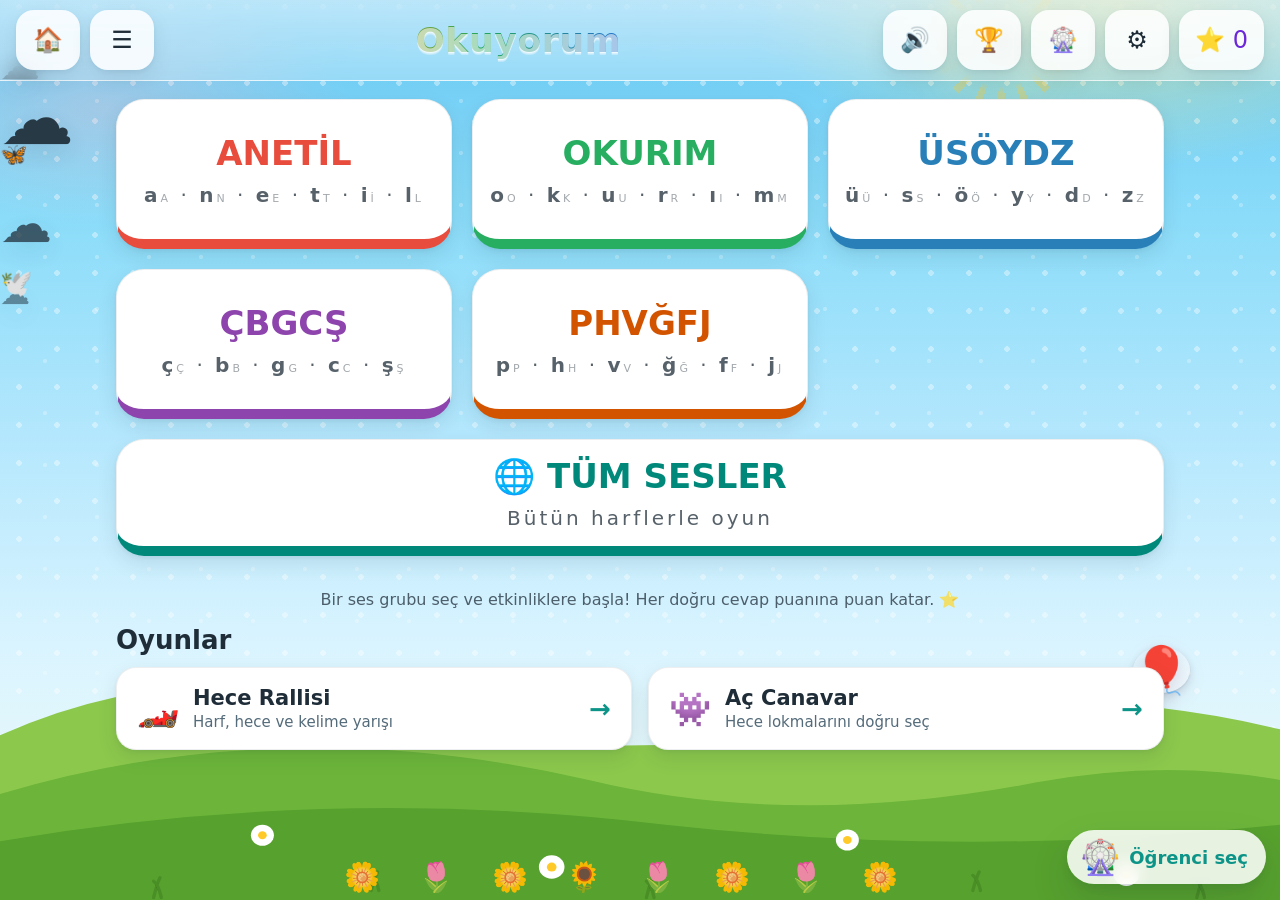
<file: index.html>
<!DOCTYPE html>
<html lang="tr">
<head>
<meta charset="utf-8">
<meta name="viewport" content="width=device-width, initial-scale=1">
<meta name="theme-color" content="#7ec8ff">
<title>Hece Parkı — Okuyorum</title>
<meta http-equiv="refresh" content="0; url=uygulama/index.html">
<link rel="canonical" href="uygulama/index.html">
<style>
  :root{--koyu:#234d63;--yesil:#1f7a4d;--sari:#f4b400}
  *{box-sizing:border-box}
  html,body{min-height:100%}
  body{margin:0;padding:24px;display:grid;place-items:center;font-family:var(--dik-temel,"TTKB Dik Temel Abece","Segoe UI",Verdana,sans-serif);color:var(--koyu);background:linear-gradient(180deg,#7ec8ff 0%,#a8e6ff 45%,#d8f7c9 55%,#7ed957 100%)}
  main{width:min(560px,100%);padding:clamp(24px,5vw,40px);text-align:center;background:#fff;border-radius:28px;box-shadow:0 18px 40px rgba(20,60,90,.18)}
  .simge{font-size:clamp(48px,10vw,72px);line-height:1}
  h1{font-size:clamp(26px,6vw,40px);margin:10px 0 8px}
  p{font-size:clamp(17px,2.6vw,20px);line-height:1.55;margin:0 auto 18px;max-width:40ch}
  a{display:inline-block;padding:14px 26px;border-radius:999px;background:var(--yesil);color:#fff;text-decoration:none;font-weight:700;font-size:19px}
  a:focus-visible{outline:4px solid var(--sari);outline-offset:4px}
</style>
</head>
<body>
  <main>
    <div class="simge" aria-hidden="true">🎓</div>
    <h1>Okuyorum’a yönlendiriliyorsunuz</h1>
    <p>Hece Parkı’nın ana uygulaması öğretmen uygulamasıdır. Otomatik açılmazsa aşağıdaki bağlantıyı kullanın.</p>
    <a href="uygulama/index.html">🎓 Okuyorum’u aç</a>
  </main>
  <script>location.replace("uygulama/index.html");</script>
</body>
</html>
</file>
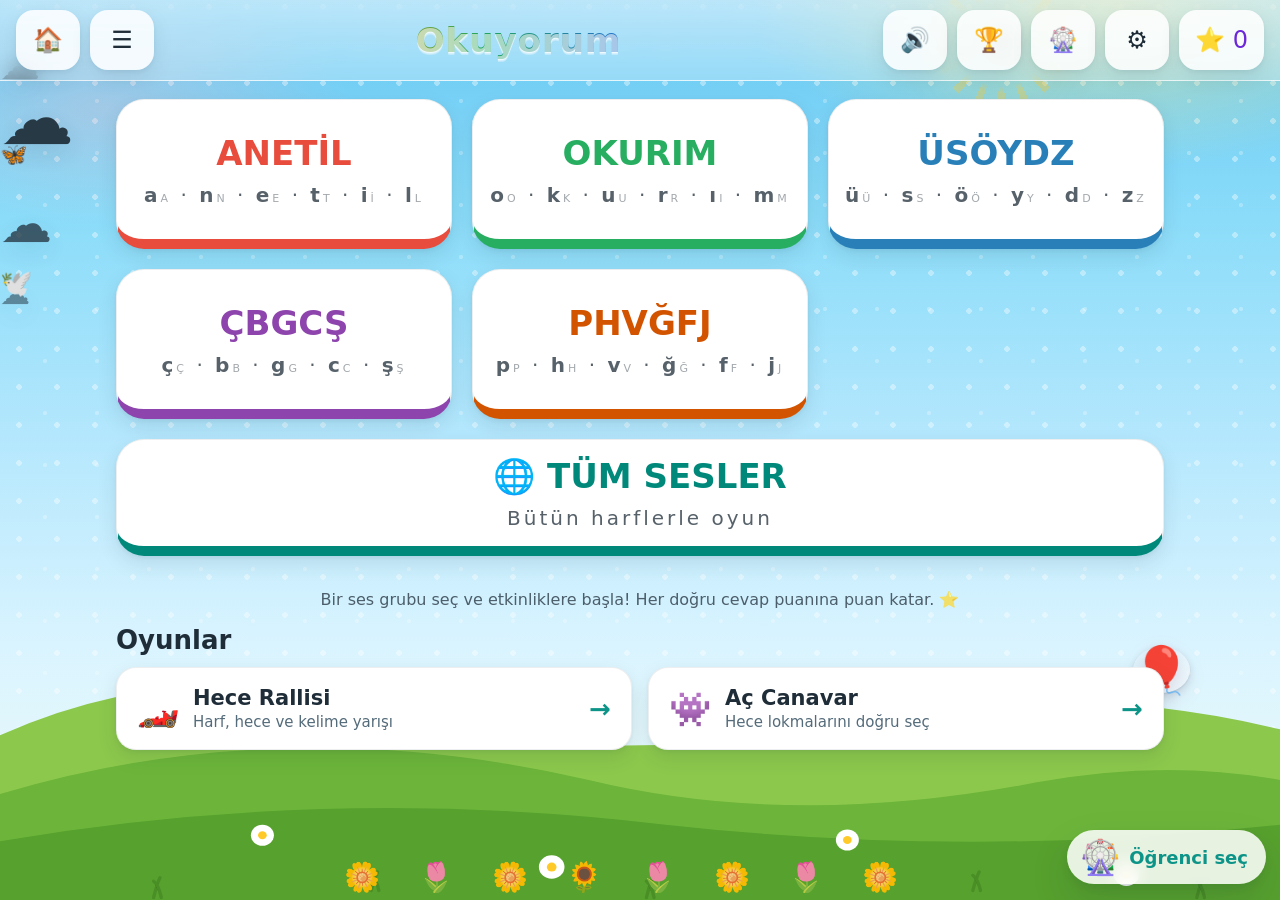
<file: uygulama/index.html>
<!DOCTYPE html>
<html lang="tr">
<head>
<meta charset="utf-8">
<meta name="viewport" content="width=device-width, initial-scale=1">
<title>Okuyorum — İlk Okuma Yazma Oyunları</title>
<link rel="stylesheet" href="../assets/font.css">
<link rel="stylesheet" href="css/stil.css">
</head>
<body>
<div id="hata" role="alert"></div>
<div id="duyuru" class="sr-only" aria-live="polite" aria-atomic="true"></div>
<script>
window.addEventListener("error",function(e){ var h=document.getElementById("hata"); if(h) h.textContent=(e.message||"hata"); });
</script>
<header id="ustbar">
  <button id="btnEv" class="uic" aria-label="Ana ekran">🏠</button>
  <button id="btnMenu" class="uic" aria-label="Menü">☰</button>
  <div id="baslik">Okuyorum</div>
  <button id="btnSes" class="uic" aria-label="Sesi aç veya kapat">🔊</button>
  <button id="btnTablo" class="uic" aria-label="Sınıf puan tablosu" title="Sınıf puan tablosu">🏆</button>
  <button id="btnOgr" class="uic" aria-label="Öğrenci seç (çarkıfelek)" title="Öğrenci seç (çarkıfelek)">🎡</button>
  <button id="btnYonet" class="uic" aria-label="Öğretmen paneli">⚙️</button>
  <div id="puanChip" class="uic" aria-live="polite">🐰 0</div>
</header>
<main id="main"></main>
<button id="btnOgrFab" class="carkSabiti" aria-label="Öğrenci seç (çarkıfelek)" title="Öğrenci seç (çarkıfelek)"><b>🎡</b><span>Öğrenci seç</span></button>
<div id="dekor" aria-hidden="true">
  <div class="gunes"><i></i><span>☀️</span></div>
  <div class="bulut b1">☁️</div>
  <div class="bulut b2">☁️</div>
  <div class="bulut b3">☁️</div>
  <div class="bulut b4">☁️</div>
  <div class="balon m1">🎈</div>
  <div class="balon m2">🎈</div>
  <div class="kus k1">🕊️</div>
  <div class="kus k2">🦋</div>
  <div class="agac t1">🌳</div>
  <div class="agac t2">🌳</div>
  <svg class="tepe" viewBox="0 0 1000 260" preserveAspectRatio="none">
    <path d="M0,120 Q160,42 340,105 Q470,150 640,110 Q830,70 1000,115 L1000,260 L0,260 Z" fill="#8cc84c"/>
    <path d="M0,170 Q220,98 460,158 Q620,200 810,160 Q910,140 1000,158 L1000,260 L0,260 Z" fill="#6cb53a"/>
    <path d="M0,210 Q260,162 520,196 Q760,225 1000,196 L1000,260 L0,260 Z" fill="#57a12e"/>
    <ellipse cx="205" cy="205" rx="9" ry="9" fill="#fff" /><circle cx="205" cy="205" r="3.4" fill="#ffca28"/>
    <ellipse cx="431" cy="232" rx="10" ry="10" fill="#fff"/><circle cx="431" cy="232" r="3.8" fill="#ffca28"/>
    <ellipse cx="662" cy="209" rx="9" ry="9" fill="#fff"/><circle cx="662" cy="209" r="3.4" fill="#ffca28"/>
    <ellipse cx="880" cy="238" rx="10" ry="10" fill="#fff"/><circle cx="880" cy="238" r="3.8" fill="#ffca28"/>
    <g stroke="#3e7d1f" stroke-width="2.6" stroke-linecap="round" opacity=".5">
      <path d="M120,258 q3,-13 5,-17"/><path d="M126,258 q-2,-11 -6,-14"/>
      <path d="M290,252 q3,-12 5,-16"/><path d="M296,252 q-2,-10 -6,-13"/>
      <path d="M505,258 q3,-13 5,-17"/><path d="M511,258 q-2,-11 -6,-14"/>
      <path d="M760,252 q3,-12 5,-16"/><path d="M766,252 q-2,-10 -6,-13"/>
      <path d="M935,258 q3,-13 5,-17"/><path d="M941,258 q-2,-11 -6,-14"/>
    </g>
  </svg>
  <div class="cicekler">🌼🌷🌼🌻🌷🌼🌷🌼</div>
</div>
<script src="../assets/veri.js"></script>
<script src="../assets/sesler/manifest.js"></script>
<script src="../assets/fonem.js"></script>
<script>window.SES_TABANI = "../assets/sesler/";</script>
<script src="js/veri.js"></script>
<script src="js/ses.js"></script>
<script src="js/uygulama.js"></script>
<script src="js/studyo.js"></script>
</body>
</html>
</file>
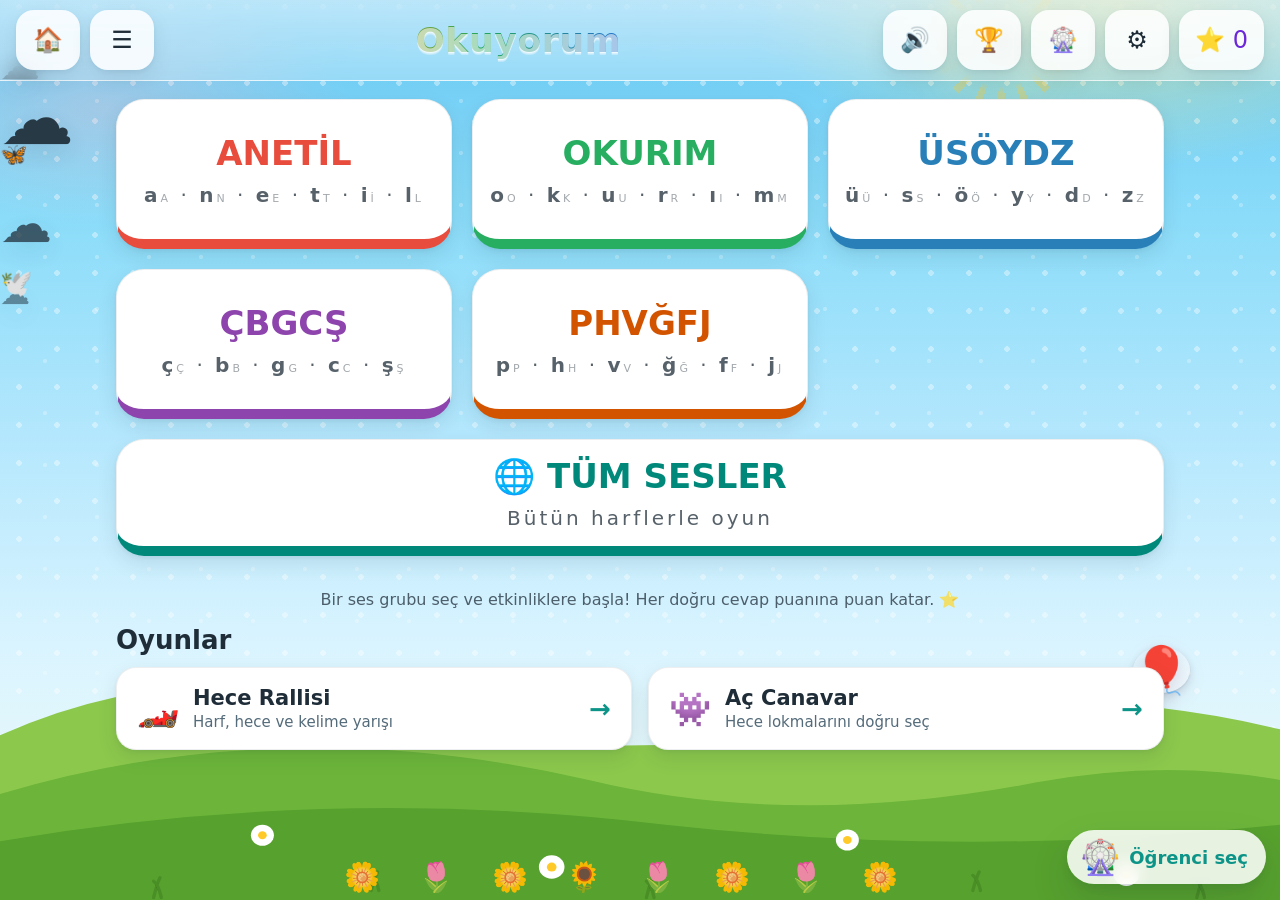
<file: dagitim/Okuyorum-Web/index.html>
<!DOCTYPE html>
<html lang="tr">
<head>
<meta charset="UTF-8">
<meta name="viewport" content="width=device-width, initial-scale=1.0">
<title>Okuyorum — Öğretmen Etkinlik Uygulaması</title>
<link rel="stylesheet" href="assets/font.css">
<style>
  body{margin:0;min-height:100vh;display:flex;align-items:center;justify-content:center;
    font-family:var(--dik-temel,"Segoe UI",system-ui,sans-serif);
    background:linear-gradient(160deg,#159c8a,#2ec4d6 65%,#7ee0e8);color:#0d4d43}
  .kutu{background:#fff;border-radius:24px;padding:28px 34px;max-width:420px;text-align:center;
    box-shadow:0 10px 0 rgba(0,0,0,.15)}
  h1{font-size:30px;margin:0 0 10px}
  p{margin:0 0 18px;line-height:1.5}
  a.but{display:inline-block;background:linear-gradient(180deg,#37d3c4,#0e8f80);color:#fff;
    text-decoration:none;font-weight:800;padding:12px 26px;border-radius:14px;box-shadow:0 5px 0 rgba(0,0,0,.25)}
  a.but:focus-visible{outline:4px solid #0d4d43;outline-offset:3px}
</style>
<script>
/* Okuyorum web paketi girisi: uygulama klasorune gonderir (ayni adres altinda) */
location.replace("uygulama/index.html");
</script>
</head>
<body>
  <main class="kutu">
    <h1>📘 Okuyorum</h1>
    <p>Öğretmen etkinlik uygulaması yükleniyor… Açılmazsa aşağıdaki bağlantıyı kullanın.</p>
    <a class="but" href="uygulama/index.html">Uygulamayı Aç</a>
  </main>
</body>
</html>
</file>
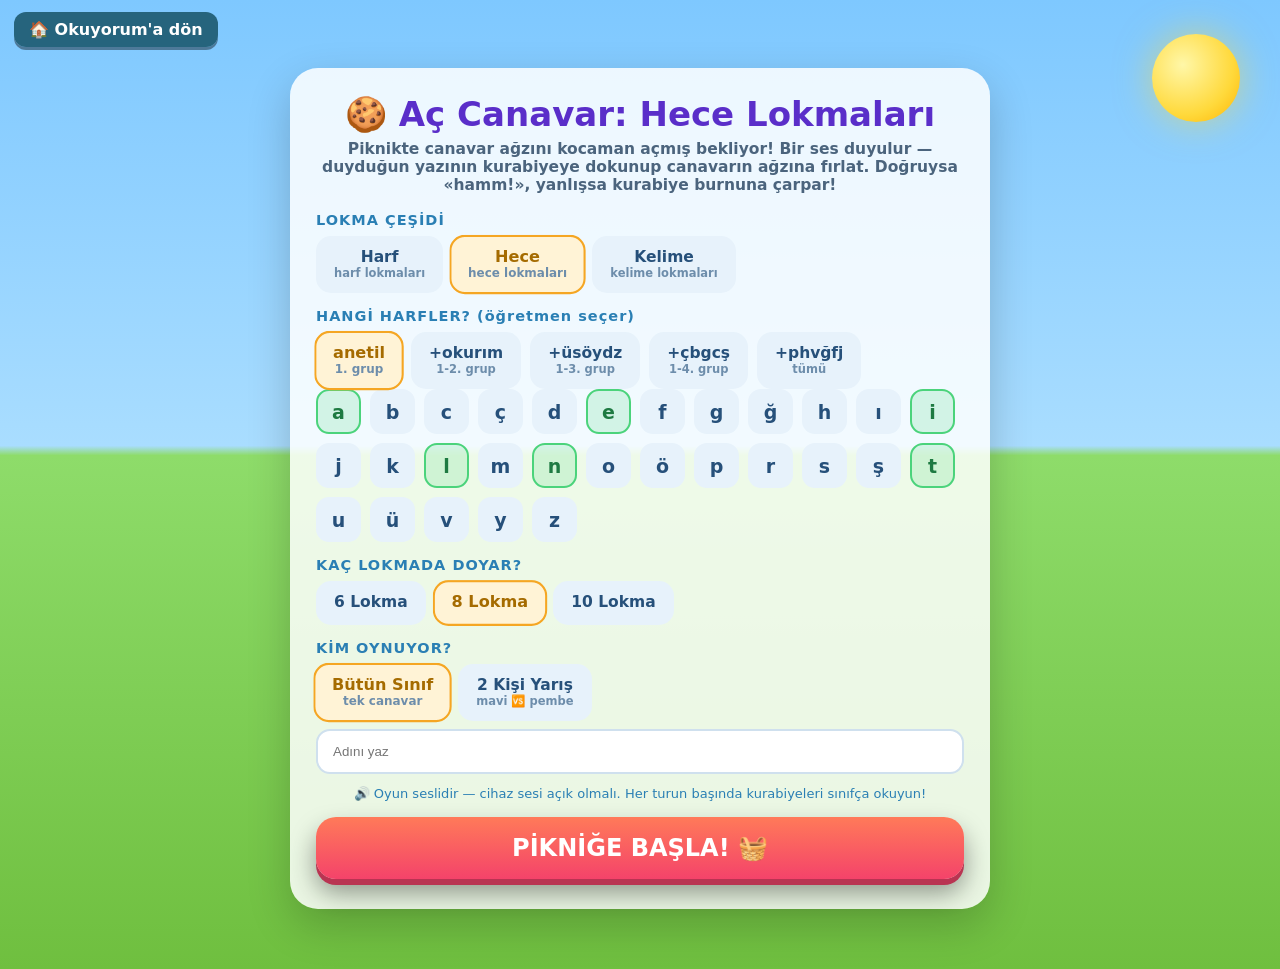
<file: oyunlar/ac-canavar/index.html>
<!DOCTYPE html>
<html lang="tr">
<head>
<meta charset="UTF-8">
<meta name="viewport" content="width=device-width, initial-scale=1.0">
<title>Aç Canavar: Hece Lokmaları — Hece Parkı</title>
<link rel="stylesheet" href="../../assets/font.css">
<style>
  /* ============ Aç Canavar · bağımsız tek dosya ============ */
  *{margin:0;padding:0;box-sizing:border-box;-webkit-tap-highlight-color:transparent}
  html,body{min-height:100%}
  body{
    font-family:var(--dik-temel,'Comic Sans MS','Trebuchet MS',sans-serif);
    color:#25324b;background:
      linear-gradient(180deg,#7ec8ff 0%,#a9ddff 46%,#8edc6a 47%,#6fbf3f 100%);
    user-select:none;display:flex;flex-direction:column;min-height:100vh;overflow-x:hidden}
  button{font-family:inherit}
  .geri{position:fixed;top:12px;left:14px;z-index:60;text-decoration:none;color:#fff;background:#19556add;
    border-radius:12px;padding:8px 15px;font-weight:700;box-shadow:0 3px 0 #0006}
  .geri:hover{background:#256d90ee}

  .ekran{display:none}
  .ekran.gorunur{display:flex}

  /* güneş */
  #gunes{position:fixed;top:34px;right:40px;width:88px;height:88px;border-radius:50%;
    background:radial-gradient(circle at 35% 35%, #fff7a8, #ffd93b 62%, #ffb300);box-shadow:0 0 36px #ffd93b88;z-index:1;
    animation:gunes-nefes 5s ease-in-out infinite}
  @keyframes gunes-nefes{0%,100%{transform:scale(1)}50%{transform:scale(1.07)}}
  .bulut{position:fixed;background:#fff;border-radius:60px;opacity:.9;z-index:1;animation:yuru-b linear infinite}
  .bulut::before,.bulut::after{content:"";position:absolute;background:#fff;border-radius:50%}
  .bulut.b1{width:130px;height:44px;top:96px;left:-200px;animation-duration:74s}
  .bulut.b1::before{width:60px;height:60px;top:-26px;left:24px}
  .bulut.b1::after{width:44px;height:44px;top:-14px;left:74px}
  .bulut.b2{width:92px;height:32px;top:170px;left:-160px;animation-duration:98s;transform-origin:center}
  .bulut.b2::before{width:44px;height:44px;top:-18px;left:16px}
  .bulut.b2::after{width:32px;height:32px;top:-10px;left:52px}
  @keyframes yuru-b{to{transform:translateX(calc(100vw + 240px))}}

  /* ============ Kurulum ============ */
  #ekran-kurulum{flex-direction:column;align-items:center;padding:34px 14px 60px;position:relative;z-index:5}
  .kart{width:min(700px,100%);background:#ffffffd9;border-radius:28px;padding:26px 26px 30px;
    box-shadow:0 16px 44px #0003;margin-top:34px}
  .kart h1{font-size:34px;text-align:center;color:#5a2ec9;font-weight:800}
  .alt-bas{text-align:center;color:#4b647d;margin:6px 0 18px;font-size:15.5px;font-weight:600}
  .bolum{font-size:14.5px;font-weight:800;color:#2a7fb4;letter-spacing:1px;margin:15px 0 8px}
  .pil-sira{display:flex;flex-wrap:wrap;gap:9px}
  .pil{background:#e7f2fb;border:2px solid transparent;border-radius:15px;padding:11px 16px;cursor:pointer;
    font-weight:800;font-size:15.5px;color:#26507a;transition:.15s;line-height:1.15}
  .pil small{display:block;font-weight:600;font-size:11.5px;color:#6d8dab}
  .pil.secili{border-color:#f5a623;background:#fff3d6;color:#a56b00;transform:scale(1.04)}
  .harf-cip{width:45px;height:45px;border-radius:13px;background:#e7f2fb;border:2px solid transparent;
    font-size:19px;font-weight:800;display:flex;align-items:center;justify-content:center;cursor:pointer;color:#26507a;transition:.12s}
  .harf-cip.secili{background:#4bd37b30;border-color:#4bd37b;color:#1e7a42}
  .isim-iki{display:flex;gap:10px;margin-top:8px}
  .isim-gir{flex:1;padding:13px 15px;border-radius:14px;border:2px solid #cfe0ee;background:#fff;
    font:700 16px/1.2 inherit;outline:none}
  .isim-gir:focus{border-color:#f5a623}
  .not-uyari{color:#c0392b;font-size:13.5px;margin-top:6px;display:none;font-weight:600}
  .ses-notu{color:#2a7fb4;text-align:center;font-size:13px;margin-top:12px}
  .basla{display:block;width:100%;margin-top:16px;padding:17px;border:none;border-radius:20px;cursor:pointer;
    font-size:24px;font-weight:800;color:#fff;background:linear-gradient(180deg,#ff7a59,#f4436a);
    box-shadow:0 6px 0 #b93452, 0 14px 26px #0006;transition:.12s}
  .basla:active{transform:translateY(4px);box-shadow:0 2px 0 #b93452}

  /* ============ Oyun ============ */
  #ekran-oyun{flex-direction:column;flex:1;position:relative;z-index:5}
  .ust-bar{display:flex;align-items:center;justify-content:center;gap:10px;padding:12px 12px 0;flex-wrap:wrap;font-weight:800}
  .kutu{background:#ffffffcc;border-radius:12px;padding:6px 14px;color:#26507a;box-shadow:0 3px 0 #0002}
  .vurgu{color:#e25822}

  .sahne{flex:1;display:flex;flex-direction:column;align-items:center;justify-content:flex-end;padding:0 10px;position:relative}

  #balon{background:#fff;color:#1c2b4a;border-radius:18px;padding:10px 16px;display:flex;align-items:center;gap:10px;
    box-shadow:0 6px 0 #0002;font-weight:700;font-size:16px;max-width:min(96vw,560px);text-align:center;
    position:relative;z-index:30;margin-bottom:4px}
  #balon:after{content:"";position:absolute;bottom:-10px;left:50%;transform:translateX(-50%);
    border:10px solid transparent;border-top-color:#fff;border-bottom:0;border-left:0;border-right:0}
  .uyari-modu{color:#c0392b}
  .ses-buton{width:40px;height:40px;border-radius:50%;border:none;cursor:pointer;font-size:20px;background:#ffd93b;
    box-shadow:0 3px 0 #caa500;flex:none;line-height:1}
  .ses-buton:active{transform:translateY(2px)}
  .ses-buton.dance{animation:dans .8s ease-in-out infinite}
  @keyframes dans{0%,100%{transform:scale(1)}50%{transform:scale(1.16)}}

  /*---- canavarlar (SVG tüylü canavar) ----*/
  #canavar-bolge{display:flex;justify-content:space-around;align-items:flex-end;width:100%;max-width:1060px;gap:6px;position:relative;z-index:10}
  .taraf{display:flex;flex-direction:column;align-items:center;transition:.25s;position:relative}
  .taraf.ikaz .canavar{animation:salla-c .45s}
  @keyframes salla-c{0%,100%{transform:rotate(0)}25%{transform:rotate(-6deg)}75%{transform:rotate(6deg)}}
  .taraf.kilitli{opacity:.55;filter:grayscale(.3)}
  .canavar{position:relative;width:184px;height:190px;filter:drop-shadow(0 12px 14px #0003);transition:transform .3s}
  .canavar.mavi{--c1:#59a4f2;--c2:#2f6bdb;--c3:#aed6f2}
  .canavar.pembe{--c1:#f668ac;--c2:#d64a86;--c3:#ffc0dc}
  .canavar.turuncu{--c1:#ff8a41;--c2:#e05a12;--c3:#ffc79a}
  .canavar-svg{display:block;width:100%;height:100%;animation:nefes-c 3.4s ease-in-out infinite}
  @keyframes nefes-c{0%,100%{transform:translateY(0)}50%{transform:translateY(-5px)}}
  .canavar-svg .goz-bir{animation:kirp-c 4.4s infinite;transform-box:fill-box;transform-origin:center}
  @keyframes kirp-c{0%,92%,100%{transform:scaleY(1)}95%{transform:scaleY(.12)}}
  .canavar-svg .agiz-svg{transform-origin:110px 168px;transition:transform .16s}
  .canavar.ham .agiz-svg{transform:scale(1.28)}
  /* gizli ağız hedefi — kurabiye uçuş hedefi buraya iner */
  .canavar .agiz{position:absolute;left:50%;bottom:20px;width:112px;height:62px;transform:translateX(-50%);background:transparent}
  .yuzuk{margin-top:6px;font-weight:800;background:#ffffffd9;color:#1d4a33;border-radius:999px;padding:3px 13px;font-size:14px}
  .bileklik{margin-top:4px;font-weight:800;background:#e25822;color:#fff;border-radius:999px;padding:3px 13px;font-size:14px}

  /*---- örtü & tabaklar ----*/
  #piknik{width:100%;max-width:1060px;display:flex;justify-content:space-around;gap:12px;
    padding:34px 12px 24px;position:relative;z-index:8}
  #piknik::before{ /* örtü */
    content:"";position:absolute;left:2%;right:2%;top:-6px;bottom:14px;z-index:-1;border-radius:22px;
    background:repeating-conic-gradient(#e25858 0% 25%, #fdf1e8 0% 50%) 0 0/58px 58px;
    box-shadow:0 14px 22px #0003, inset 0 4px 0 #ffffff66;border:5px solid #ffffffb3}
  #piknik::after{content:"";position:absolute;left:7%;right:7%;top:6px;bottom:30px;z-index:-1;border-radius:14px;
    background:linear-gradient(180deg,#00000012,#00000000 32%)}
  .tabaklar{display:flex;gap:18px;flex-wrap:wrap;justify-content:center}
  .tabak{width:min(26vw,128px);display:flex;flex-direction:column;align-items:center;cursor:pointer;position:relative}
  .tabak-govde{width:112px;height:28px;border-radius:50%;
    background:radial-gradient(ellipse at 50% 32%, #ffffff 0%, #f2f6fa 45%, #d7e0ea 62%, #aebccb 100%);
    box-shadow:0 8px 10px #0003, inset 0 -5px 8px #0002;position:relative}
  .tabak-govde::after{content:"";position:absolute;inset:5px 12px;border-radius:50%;border:2px solid #c3cfda77}
  .kurabiye{width:100px;height:74px;margin-bottom:-13px;position:relative;z-index:2;overflow:hidden;
    background:radial-gradient(circle at 32% 28%, #f2cd8e, #d9a254 58%, #b07a35 88%, #9a672c);
    border-radius:54% 46% 52% 48%/58% 52% 46% 44%;
    border:3px solid #7a521e;
    box-shadow:0 6px 0 #6d451f, inset 0 5px 9px #ffe9c866, inset 0 -9px 14px #0000002e;
    display:flex;align-items:center;justify-content:center;transition:transform .14s}
  .tabak:active .kurabiye{transform:scale(.93)}
  .kurabiye i{position:absolute;background:#4e3213d9;border-radius:50%;box-shadow:inset 1px 1px 0 #8a6a3c88}
  .kurabiye .yazi{font-weight:800;font-size:clamp(15px,4vw,20px);color:#3d2408;letter-spacing:1px;position:relative;z-index:2;
    text-shadow:0 2px 0 #ffffff33}

  .lokma-alani{min-height:38px;display:flex;gap:4px;justify-content:center;flex-wrap:wrap;margin-bottom:2px}
  .lokma-son{font-size:21px;animation:pop .3s}
  @keyframes pop{0%{transform:scale(0)}70%{transform:scale(1.25)}100%{transform:scale(1)}}

  .kirinti{position:fixed;width:9px;height:9px;border-radius:2px;background:#c98a4b;z-index:80;pointer-events:none}
  .kriska{position:fixed;border-radius:50%;background:#ffd93b66;z-index:79;pointer-events:none}

  /* ============ Sonuç ============ */
  #ekran-sonuc{flex-direction:column;align-items:center;justify-content:center;padding:22px;position:relative;z-index:6;flex:1}
  .sonuc-karti{width:min(660px,100%);max-height:92vh;overflow:auto;background:#fffdf9;border-radius:26px;
    padding:26px;text-align:center;box-shadow:0 24px 70px #0004}
  .sonuc-karti h2{font-size:30px;color:#5a2ec9}
  .yildiz-sira{font-size:44px;margin:6px 0}
  .medal-yazi{color:#5a6b85;font-size:16px;margin:2px 0 10px;font-weight:600}
  .bolumler{display:grid;grid-template-columns:1fr 1fr;gap:14px;margin:16px 0;text-align:left}
  @media (max-width:600px){.bolumler{grid-template-columns:1fr}}
  .panel{background:#f0f5fd;border-radius:16px;padding:14px}
  .panel h3{font-size:16px;color:#345;margin-bottom:8px}
  .kayit-listesi{font-size:14.5px;color:#445}
  .kayit-listesi div{display:flex;justify-content:space-between;padding:3px 0}
  .okuma-listesi{display:flex;flex-wrap:wrap;gap:6px;font-size:15px;font-weight:800}
  .okuma-cip{background:#fff;border-radius:10px;padding:4px 10px;box-shadow:0 2px 0 #0002;border-bottom:3px solid #4bd37b}
  .okuma-cip.hatali{border-bottom-color:#ff5f6d}
  .sonuc-butonlar{display:flex;gap:10px;flex-wrap:wrap;justify-content:center;margin-top:8px}
  .son-buton{padding:14px 22px;border:none;border-radius:16px;cursor:pointer;font-weight:800;font-size:16px;color:#fff;
    box-shadow:0 5px 0 #0003;transition:.1s;text-decoration:none}
  .son-buton:active{transform:translateY(3px);box-shadow:0 2px 0 #0003}
  .b-tekrar{background:linear-gradient(180deg,#4bd37b,#2ea45f)}
  .b-sirdaki{background:linear-gradient(180deg,#7d3ff0,#5a2ec9)}
  .b-ana{background:linear-gradient(180deg,#7a8ca8,#5a6b85)}
</style>
</head>
<body>
<div id="gunes"></div>
<div class="bulut b1"></div>
<div class="bulut b2"></div>
<a class="geri" href="../../uygulama/index.html">🏠 Okuyorum'a dön</a>

<!-- ============ KURULUM ============ -->
<div id="ekran-kurulum" class="ekran gorunur">
  <div class="kart">
    <h1>🍪 Aç Canavar: Hece Lokmaları</h1>
    <div class="alt-bas">Piknikte canavar ağzını kocaman açmış bekliyor! Bir ses duyulur — duyduğun yazının kurabiyeye
      dokunup canavarın ağzına fırlat. Doğruysa «hamm!», yanlışsa kurabiye burnuna çarpar!</div>

    <div class="bolum">LOKMA ÇEŞİDİ</div>
    <div class="pil-sira" id="mod-sira">
      <button class="pil" data-mod="harf">Harf<small>harf lokmaları</small></button>
      <button class="pil secili" data-mod="hece">Hece<small>hece lokmaları</small></button>
      <button class="pil" data-mod="kelime">Kelime<small>kelime lokmaları</small></button>
    </div>

    <div class="bolum">HANGİ HARFLER? (öğretmen seçer)</div>
    <div class="pil-sira" id="pres-sira">
      <button class="pil secili" data-pres="1" title="Resmî 1. grup: a n e t i l">anetil<small>1. grup</small></button>
      <button class="pil" data-pres="2" title="Resmî 2. grup: o k u r ı m">+okurım<small>1-2. grup</small></button>
      <button class="pil" data-pres="3" title="Resmî 3. grup: ü s ö y d z">+üsöydz<small>1-3. grup</small></button>
      <button class="pil" data-pres="4" title="Resmî 4. grup: ç b g c ş">+çbgcş<small>1-4. grup</small></button>
      <button class="pil" data-pres="5" title="Resmî 5. grup: p h v ğ f j">+phvğfj<small>tümü</small></button>
    </div>
    <div class="pil-sira" id="cip-sira"></div>
    <div class="not-uyari" id="kelime-uyari" role="status" aria-live="polite"></div>

    <div class="bolum">KAÇ LOKMADA DOYAR?</div>
    <div class="pil-sira">
      <button class="pil" data-lokma="6">6 Lokma</button>
      <button class="pil secili" data-lokma="8">8 Lokma</button>
      <button class="pil" data-lokma="10">10 Lokma</button>
    </div>

    <div class="bolum">KİM OYNUYOR?</div>
    <div class="pil-sira">
      <button class="pil secili" data-oyun="tek">Bütün Sınıf<small>tek canavar</small></button>
      <button class="pil" data-oyun="yaris">2 Kişi Yarış<small>mavi 🆚 pembe</small></button>
    </div>
    <div class="isim-iki">
      <input class="isim-gir" id="isim" maxlength="16" autocomplete="off" placeholder="Adını yaz">
      <input class="isim-gir" id="isim2" maxlength="16" autocomplete="off" placeholder="2. oyuncunun adı" style="display:none">
    </div>
    <div class="ses-notu">🔊 Oyun seslidir — cihaz sesi açık olmalı. Her turun başında kurabiyeleri sınıfça okuyun!</div>
    <button class="basla" id="basla">PİKNİĞE BAŞLA! 🧺</button>
  </div>
</div>

<!-- ============ OYUN ============ -->
<div id="ekran-oyun" class="ekran">
  <div class="ust-bar">
    <div class="kutu">🍪 <span class="vurgu" id="hud-n">0</span>/<span id="hud-toplam">8</span> lokma</div>
    <div class="kutu" id="hud-mod">Hece lokmaları</div>
  </div>
  <div class="sahne">
    <div id="balon">
      <button class="ses-buton" id="tekrar-btn" title="Tekrar dinle">🔊</button>
      <span id="balon-yazi">Canavar midesi gıcırdıyor...</span>
    </div>
    <div id="canavar-bolge"></div>
    <div id="piknik"></div>
  </div>
</div>

<!-- ============ SONUÇ ============ -->
<div id="ekran-sonuc" class="ekran">
  <div class="sonuc-karti">
    <h2 id="sonuc-baslik">Canavar doydu! 🎉</h2>
    <div class="yildiz-sira" id="yildiz-sira">⭐⭐⭐</div>
    <div class="medal-yazi" id="sonuc-alt"></div>
    <div class="bolumler">
      <div class="panel"><h3>🏆 En Az Hata Panosu</h3><div class="kayit-listesi" id="pano-listesi"></div></div>
      <div class="panel"><h3>📖 Sınıfça okuyalım!</h3><div class="okuma-listesi" id="okuma-listesi"></div></div>
    </div>
    <div class="sonuc-butonlar">
      <button class="son-buton b-tekrar" id="btn-tekrar">🍪 Tekrar Oyna</button>
      <button class="son-buton b-sirdaki" id="btn-sirdaki">👤 Sıradaki Öğrenci</button>
      <a href="../../uygulama/index.html"><button class="son-buton b-ana">🏠 Okuyorum</button></a>
    </div>
  </div>
</div>

<script src="../../assets/veri.js"></script>
<script src="../../assets/fonem.js"></script>
<script src="../../assets/oyun-cekirdek.js"></script>
<script>
"use strict";
/* =========================================================
   Aç Canavar: Hece Lokmaları — bağımsız tek dosya motor
   ========================================================= */
const $  = s  => document.querySelector(s);
const $$ = s  => [...document.querySelectorAll(s)];
const rastgele = d => d[Math.floor(Math.random() * d.length)];

/* ---------- ortak ---------- */
/* AGENTS kural 3: küçük harf esastır (yaz() çekirdekte). Ekranda harf/hece/kelime
   küçük yazılır; yalnızca arayüz etiketleri büyük kalır. */
const OV = window.OrtakVeri;
if(!OV) throw new Error('OrtakVeri yüklenmedi: assets/veri.js bu dosyadan önce çağrılmalı.');
const TUM_HARFLER = OV.ALFABE.slice();
const SESLILAR = OV.SESLI.slice();
/* depoOku/depoYaz, seslendirme, efekt, konfeti, kalpler, kelime/hece havuzu ve
   harf setleri → assets/oyun-cekirdek.js (iki oyunun ortak çekirdeği) */

/* ses/efekt/konfeti çekirdekte */


/* kelime/hece havuzu ve harf setleri çekirdekte (assets/oyun-cekirdek.js) */


/* ---------- durum ---------- */
const D = {
  mod:'hece', duzey:1, lokmaHedef:8, yaris:false,
  isim:'', isim2:'', harfler:harfSetiKur(1),
  soru:null, cevaplandi:true, bitis:false,
  oyuncular:[]
};

/* ---------- kurulum ---------- */
TUM_HARFLER.forEach(h => {
  const b = document.createElement('button');
  b.className = 'harf-cip' + (D.harfler.has(h) ? ' secili' : '');
  b.textContent = yaz(h);
  b.dataset.h = h;
  b.onclick = () => {
    if(D.harfler.has(h)){ if(D.harfler.size <= 3) return; D.harfler.delete(h); }
    else D.harfler.add(h);
    D.duzey = 0;
    $$('#pres-sira .pil').forEach(p => p.classList.remove('secili'));
    b.classList.toggle('secili', D.harfler.has(h));
    kelimeKontrol();
  };
  $('#cip-sira').appendChild(b);
});
$('#pres-sira').onclick = e => {
  const b = e.target.closest('.pil'); if(!b) return;
  D.duzey = +b.dataset.pres;
  $$('#pres-sira .pil').forEach(p => p.classList.toggle('secili', p === b));
  D.harfler = harfSetiKur(D.duzey);
  $$('.harf-cip').forEach(c => c.classList.toggle('secili', D.harfler.has(c.dataset.h)));
  kelimeKontrol();
};
$('#mod-sira').onclick = e => {
  const b = e.target.closest('.pil'); if(!b) return;
  D.mod = b.dataset.mod;
  $$('#mod-sira .pil').forEach(p => p.classList.toggle('secili', p === b));
  kelimeKontrol();
};
$$('.pil[data-lokma]').forEach(b => b.onclick = () => {
  D.lokmaHedef = +b.dataset.lokma;
  $$('.pil[data-lokma]').forEach(p => p.classList.toggle('secili', p === b));
});
$$('.pil[data-oyun]').forEach(b => b.onclick = () => {
  D.yaris = b.dataset.oyun === 'yaris';
  $$('.pil[data-oyun]').forEach(p => p.classList.toggle('secili', p === b));
  $('#isim2').style.display = D.yaris ? 'block' : 'none';
});

function kelimeKontrol(){
  const adet = kelimeFiltre(D.harfler).length;
  const heceAdet = heceHavuzu(D.harfler).filter(s => s.length <= 3).length;
  const kutu = $('#kelime-uyari');
  let engel = '';
  if(D.mod === 'kelime' && adet < 4){
    engel = `⚠️ Bu harflerle ${adet} kelime bulundu (en az 4 gerekli) — biraz daha harf seç.`;
  }else if(D.mod === 'hece' && heceAdet < 3){
    engel = `⚠️ Bu harflerle ${heceAdet} hece bulundu (en az 3 gerekli) — biraz daha harf seç.`;
  }
  kutu.style.display = engel ? 'block' : 'none';
  kutu.textContent = engel;
  const kapali = !!engel;
  $('#basla').disabled = kapali;
  $('#basla').style.opacity = kapali ? .5 : 1;
}
kelimeKontrol();

$('#basla').onclick = () => {
  if($('#basla').disabled) return;
  D.isim = $('#isim').value.trim() || 'Sınıf';
  D.isim2 = $('#isim2').value.trim() || 'Rakip';
  depoYaz('canavar_isim', D.isim);
  oyunuHazirla();
};
$('#isim').value = depoOku('canavar_isim', '');

/* ---------- canavar katımları ---------- */
function canavarYap(ad, renk, yarismi){
  const t = document.createElement('div');
  t.className = 'taraf';
  t.innerHTML = `
    <div class="lokma-alani"></div>
    <div class="canavar ${renk}">
      <svg class="canavar-svg" viewBox="0 0 220 224" aria-hidden="true">
        <!-- tüy dikenleri -->
        <g fill="var(--c2)">
          <path d="M110 36 124 10 96 10Z" transform="rotate(0 110 118)"/>
          <path d="M110 36 124 10 96 10Z" transform="rotate(27 110 118)"/>
          <path d="M110 36 124 10 96 10Z" transform="rotate(54 110 118)"/>
          <path d="M110 36 124 10 96 10Z" transform="rotate(81 110 118)"/>
          <path d="M110 36 124 10 96 10Z" transform="rotate(108 110 118)"/>
          <path d="M110 36 124 10 96 10Z" transform="rotate(135 110 118)"/>
          <path d="M110 36 124 10 96 10Z" transform="rotate(162 110 118)"/>
          <path d="M110 36 124 10 96 10Z" transform="rotate(189 110 118)"/>
          <path d="M110 36 124 10 96 10Z" transform="rotate(216 110 118)"/>
          <path d="M110 36 124 10 96 10Z" transform="rotate(243 110 118)"/>
          <path d="M110 36 124 10 96 10Z" transform="rotate(270 110 118)"/>
          <path d="M110 36 124 10 96 10Z" transform="rotate(297 110 118)"/>
          <path d="M110 36 124 10 96 10Z" transform="rotate(324 110 118)"/>
        </g>
        <!-- küçük boynuzlar -->
        <path d="M80 18 93 2 98 24Z" fill="var(--c2)"/>
        <path d="M140 18 127 2 122 24Z" fill="var(--c2)"/>
        <!-- gövde -->
        <ellipse cx="110" cy="118" rx="86" ry="84" fill="var(--c1)"/>
        <ellipse cx="82" cy="82" rx="32" ry="24" fill="#ffffff30"/>
        <ellipse cx="110" cy="156" rx="52" ry="40" fill="var(--c3)" opacity=".92"/>
        <!-- kollar -->
        <ellipse cx="18" cy="148" rx="13" ry="27" transform="rotate(16 18 148)" fill="var(--c2)"/>
        <ellipse cx="202" cy="148" rx="13" ry="27" transform="rotate(-16 202 148)" fill="var(--c2)"/>
        <!-- yanaklar -->
        <circle cx="52" cy="122" r="10" fill="#ff8fa8" opacity=".5"/>
        <circle cx="168" cy="122" r="10" fill="#ff8fa8" opacity=".5"/>
        <!-- gözler -->
        <g class="goz-bir"><circle cx="74" cy="92" r="17" fill="#fff"/><circle cx="77" cy="95" r="7.5" fill="#20243a"/><circle cx="80" cy="91" r="2.6" fill="#fff"/></g>
        <g class="goz-bir"><circle cx="146" cy="92" r="17" fill="#fff"/><circle cx="143" cy="95" r="7.5" fill="#20243a"/><circle cx="146" cy="91" r="2.6" fill="#fff"/></g>
        <!-- ağız -->
        <g class="agiz-svg">
          <ellipse cx="110" cy="168" rx="42" ry="30" fill="#4a1826" stroke="var(--c2)" stroke-width="5"/>
          <rect x="84" y="142" width="13" height="15" rx="4" fill="#fff"/>
          <rect x="103" y="140" width="15" height="17" rx="4" fill="#fff"/>
          <rect x="124" y="142" width="13" height="15" rx="4" fill="#fff"/>
          <ellipse cx="110" cy="188" rx="20" ry="10" fill="#ff7a91"/>
        </g>
        <!-- ayaklar -->
        <ellipse cx="78" cy="204" rx="17" ry="10" fill="var(--c2)"/>
        <ellipse cx="142" cy="204" rx="17" ry="10" fill="var(--c2)"/>
      </svg>
      <div class="agiz"></div>
    </div>
    <div class="yuzuk">${ad}</div>
    ${yarismi ? '<div class="bileklik">🍪 0</div>' : ''}`;
  return t;
}

function oyunuHazirla(){
  D.bitis = false; D.cevaplandi = true;
  $('#hud-toplam').textContent = D.lokmaHedef;
  $('#hud-mod').textContent = D.mod === 'harf' ? 'Harf lokmaları' : D.mod === 'kelime' ? 'Kelime lokmaları' : 'Hece lokmaları';
  $('#hud-n').textContent = '0';

  const bolge = $('#canavar-bolge'); bolge.innerHTML = '';
  D.oyuncular = [];
  if(D.yaris){
    [[D.isim, 'mavi'], [D.isim2, 'pembe']].forEach(([ad, renk]) => {
      const el = canavarYap(ad, renk, true);
      bolge.appendChild(el);
      D.oyuncular.push({
        ad, el, canavar:el.querySelector('.canavar'), agiz:el.querySelector('.agiz'),
        bileklik:el.querySelector('.bileklik'), lokmaAlani:el.querySelector('.lokma-alani'),
        lokma:0, hata:0, kilitli:false, denemeYapti:false, kayitlar:[]
      });
    });
  }else{
    const el = canavarYap(D.isim, 'turuncu', false);
    bolge.appendChild(el);
    D.oyuncular.push({
      ad:D.isim, el, canavar:el.querySelector('.canavar'), agiz:el.querySelector('.agiz'),
      bileklik:null, lokmaAlani:el.querySelector('.lokma-alani'),
      lokma:0, hata:0, kilitli:false, denemeYapti:false, kayitlar:[]
    });
  }
  ekranDegistir('oyun');
  yeniTur();
}

/* ---------- soru üretimi ---------- */
function soruUret(){
  let metin, secenek;
  if(D.mod === 'harf'){
    const dizi = [...D.harfler];
    metin = rastgele(dizi);
    const kalan = dizi.filter(x => x !== metin);
    const k2 = benzerHarf(metin, kalan);
    const k3 = benzerHarf(k2, kalan.filter(x => x !== k2));
    secenek = [...new Set([metin, k2, k3])];
    while(secenek.length < 3){ const x = kalan.find(v => !secenek.includes(v)); if(!x) break; secenek.push(x); }
  }else if(D.mod === 'hece'){
    const havuz = heceHavuzu(D.harfler).filter(s => s.length <= 3);
    if(!havuz.length){ D.soru = { metin:'', secenek:[] }; return; }
    metin = rastgele(havuz);
    const ters = metin.split('').reverse().join('');
    const yakin = havuz.filter(s => s !== metin && s.split('').some(h => metin.includes(h)));
    let k2 = null;
    if(ters !== metin && havuz.indexOf(ters) > -1 && Math.random() < .5) k2 = ters;
    if(!k2 && yakin.length) k2 = rastgele(yakin);
    if(!k2) k2 = havuz.filter(s => s !== metin)[0] || metin;
    const kalan = havuz.filter(s => s !== metin && s !== k2);
    const k3 = kalan.length ? rastgele(kalan) : k2;
    secenek = [...new Set([metin, k2, k3])];
  }else{
    const havuz = kelimeFiltre(D.harfler);
    if(havuz.length < 2){ D.soru = { metin:'', secenek:[] }; return; }
    metin = rastgele(havuz)[0];
    const diger = havuz.map(x => x[0]).filter(w => w !== metin);
    const kalan = diger.slice();
    const k2 = kalan.splice(Math.floor(Math.random() * kalan.length), 1)[0];
    const k3 = kalan.length ? rastgele(kalan) : k2;
    secenek = [...new Set([metin, k2, k3])];
  }
  D.soru = { metin, secenek };
}

/* ---------- tabaklar ---------- */
function tabaklarKur(){
  const secenek = D.soru.secenek.slice().sort(() => Math.random() - .5);
  const piknik = $('#piknik'); piknik.innerHTML = '';
  const grup = (oyIdx) => {
    const div = document.createElement('div');
    div.className = 'tabaklar';
    secenek.forEach(metin => {
      const t = document.createElement('div');
      t.className = 'tabak';
      t.dataset.metin = metin; t.dataset.oy = oyIdx;
      t.innerHTML = `<div class="kurabiye">${cipsler()}<span class="yazi">${yaz(metin)}</span></div><div class="tabak-govde"></div>`;
      t.onclick = () => firlat(t);
      div.appendChild(t);
    });
    return div;
  };
  piknik.appendChild(grup(0));
  if(D.yaris) piknik.appendChild(grup(1));
}
function cipsler(){
  return [[18,20],[64,34],[40,52],[78,14]].map(([x, y]) => `<i style="left:${x}%;top:${y}%;width:11px;height:11px"></i>`).join('');
}

/* ---------- tur akışı ---------- */
function yeniTur(){
  D.cevaplandi = false;
  D.oyuncular.forEach(o => { o.kilitli = false; o.denemeYapti = false; o.el.classList.remove('kilitli'); });
  soruUret();
  /* Savunma: havuz boşsa oyunu kilitlemek yerine kuruluma dön. */
  if(!D.soru || !D.soru.metin){ ekranDegistir('kurulum'); kelimeKontrol(); return; }
  tabaklarKur();
  $('#balon-yazi').innerHTML = '🎧 Dinle... kurabiyelerin yazısını birlikte okuyun, sonra fırlatın!';
  $('#tekrar-btn').classList.remove('dance');
  soruyuDuyur();
}

/* Harf modunda harf ADI değil sesin kendisi duyurulur (AGENTS kural 8). */
function soruyuDuyur(){
  if(D.mod === 'harf' && window.Fonem && window.Fonem.sentez(D.soru.metin)) return;
  soyle(D.soru.metin);
}

function firlat(tabak){
  const oy = D.oyuncular[+tabak.dataset.oy];
  if(!oy || D.cevaplandi && D.yaris || oy.kilitli || D.bitis) return;
  if(!D.yaris && D.cevaplandi) return;

  const dogruMu = tabak.dataset.metin === D.soru.metin;
  const kurabiye = tabak.querySelector('.kurabiye');

  if(dogruMu){
    if(D.yaris) D.cevaplandi = true;
    const ilkDeneme = !oy.denemeYapti;
    oy.kayitlar.push({ metin:D.soru.metin, ilkDeneme });
    ucusKurabiye(kurabiye, oy.agiz, true, () => {
      try{
        efekt('hamm');
        kirintiSac(oy.agiz);
        oy.canavar.classList.add('ham');
        setTimeout(() => oy.canavar.classList.remove('ham'), 700);
        oy.lokma++;
        const s = document.createElement('span');
        s.className = 'lokma-son'; s.textContent = '🍪';
        oy.lokmaAlani.appendChild(s);
        oy.canavar.style.transform = `scale(${1 + oy.lokma * .05}, ${1 + oy.lokma * .035})`;
        if(oy.bileklik) oy.bileklik.textContent = '🍪 ' + oy.lokma;
        if(!D.yaris) $('#hud-n').textContent = oy.lokma;
        if(oy.lokma >= D.lokmaHedef){ bitisVer(oy); return; }
        setTimeout(yeniTur, 800);
      }catch(h){ try{ window.__hata = String(h); }catch(e){} setTimeout(yeniTur, 400); }
    });
  }else{
    oy.hata++; oy.denemeYapti = true;
    oy.kilitli = true; oy.el.classList.add('kilitli');
    oy.el.classList.add('ikaz');
    efekt('tok');
    ucusKurabiye(kurabiye, oy.agiz, false, () => {
      oy.el.classList.remove('ikaz');
      setTimeout(() => { oy.kilitli = false; oy.el.classList.remove('kilitli'); }, 850);
    });
    $('#balon-yazi').innerHTML = '<span class="uyari-modu">TOK! Kurabiye buruna çarptı... Tekrar dinle!</span>';
    $('#tekrar-btn').classList.add('dance');
    setTimeout(soruyuDuyur, 350);
  }
}

/* ---------- kurabiye uçuşu ---------- */
function ucusKurabiye(kurabiye, agiz, dogruMu, sonraki){
  const k = kurabiye.getBoundingClientRect();
  const a = agiz.getBoundingClientRect();
  const hx = (a.left + a.width/2) - (k.left + k.width/2);
  const hy = (a.top + a.height/2) - (k.top + k.height/2);
  const sure = dogruMu ? 540 : 620;
  try{
    if(dogruMu){
      kurabiye.style.zIndex = 40;
      kurabiye.animate([
        { transform:'translate(0,0) rotate(0) scale(1)' },
        { transform:`translate(${hx*.5}px, -84px) rotate(38deg) scale(.92)`, offset:.45 },
        { transform:`translate(${hx}px, ${hy}px) rotate(8deg) scale(.28)`, offset:.85 },
        { transform:`translate(${hx}px, ${hy}px) scale(0)` }
      ], { duration:sure, easing:'cubic-bezier(.4,.1,.6,1)' });
    }else{
      kurabiye.animate([
        { transform:'translate(0,0) rotate(0)' },
        { transform:`translate(${Math.sign(hx)*16}px, -58px) rotate(-15deg)`, offset:.4 },
        { transform:'translate(0,0) rotate(10deg)', offset:.75 },
        { transform:'translate(0,0) rotate(0)' }
      ], { duration:sure, easing:'cubic-bezier(.5,.05,.6,1.4)' });
    }
  }catch(e){}
  setTimeout(() => {
    if(dogruMu) kurabiye.style.visibility = 'hidden';
    sonraki();
  }, sure);
}

function kirintiSac(agiz){
  const a = agiz.getBoundingClientRect();
  for(let i = 0; i < 9; i++){
    const k = document.createElement('div');
    k.className = 'kirinti';
    k.style.left = (a.left + a.width/2 + (Math.random()-.5)*a.width) + 'px';
    k.style.top = (a.top + a.height*.55) + 'px';
    document.body.appendChild(k);
    k.animate([
      { transform:'translate(0,0) rotate(0)', opacity:1 },
      { transform:`translate(${(Math.random()-.5)*86}px, ${34 + Math.random()*46}px) rotate(${Math.random()*180-90}deg)`, opacity:0 }
    ], { duration:760 + Math.random()*380, easing:'ease-out' }).onfinish = () => k.remove();
  }
}

/* ---------- bitiş ---------- */
function bitisVer(kazanan){
  D.bitis = true; D.cevaplandi = true;
  if(D.yaris){
    const diger = D.oyuncular.find(o => o !== kazanan);
    $('#yildiz-sira').textContent = '🏆';
    $('#sonuc-baslik').textContent = `${kazanan.ad} kazandı! 🎉`;
    $('#sonuc-alt').textContent = `Skor: ${kazanan.ad} ${kazanan.lokma} — ${diger.lokma} ${diger.ad}`;
    $('#pano-listesi').innerHTML = D.oyuncular.map(o =>
      `<div><span>${o.ad}</span><span>${o.lokma} lokma · ${o.hata} hata</span></div>`).join('');
    $('#okuma-listesi').innerHTML = D.oyuncular.flatMap(o => o.kayitlar).map(x =>
      `<span class="okuma-cip ${x.ilkDeneme ? '' : 'hatali'}">${yaz(x.metin)}</span>`).join('');
    konfeti(130); kalpler($('#ekran-sonuc'), 12, ['💗','💛','💙','🤍']);
  }else{
    const yildizSay = kazanan.hata === 0 ? 3 : kazanan.hata <= 2 ? 2 : 1;
    $('#yildiz-sira').textContent = '⭐'.repeat(yildizSay) + '☆'.repeat(3 - yildizSay);
    $('#sonuc-baslik').textContent = `${kazanan.ad}, canavar doydu! 🎉`;
    $('#sonuc-alt').textContent = `${D.lokmaHedef} lokma · ${kazanan.hata} hata`;
    const kayitlar = depoOku('canavarRekorlar', []);
    kayitlar.push({ isim:kazanan.ad, hata:kazanan.hata, lokma:D.lokmaHedef, mod:D.mod });
    kayitlar.sort((a, b) => a.hata - b.hata);
    depoYaz('canavarRekorlar', kayitlar.slice(0, 20));
    const madalya = ['🥇','🥈','🥉'];
    $('#pano-listesi').innerHTML = kayitlar.slice(0, 5).map((k, i) =>
      `<div><span>${madalya[i] || (i+1)+'.'} ${k.isim}</span><span>${k.hata} hata · ${modAd(k.mod)}</span></div>`).join('') || '<div>İlk kayıt senin!</div>';
    $('#okuma-listesi').innerHTML = kazanan.kayitlar.map(x =>
      `<span class="okuma-cip ${x.ilkDeneme ? '' : 'hatali'}">${yaz(x.metin)}</span>`).join('');
    konfeti(120); kalpler($('#ekran-sonuc'), 16, ['💗','💛','💙','🤍']);
  }
  ekranDegistir('sonuc');
}
function modAd(m){ return m === 'harf' ? 'Harf' : m === 'kelime' ? 'Kelime' : 'Hece'; }

/* ---------- ekran yönetimi ---------- */
function ekranDegistir(ad){
  $$('.ekran').forEach(e => e.classList.remove('gorunur'));
  $('#ekran-' + ad).classList.add('gorunur');
}
$('#tekrar-btn').onclick = () => { efekt('tık'); if(D.soru) soruyuDuyur(); };
$('#btn-tekrar').onclick = () => oyunuHazirla();
$('#btn-sirdaki').onclick = () => {
  ekranDegistir('kurulum');
  $('#isim').value = ''; $('#isim').focus();
};

/* hata ayıklama erişimi */
window.__D = D;
</script>
</body>
</html>
</file>
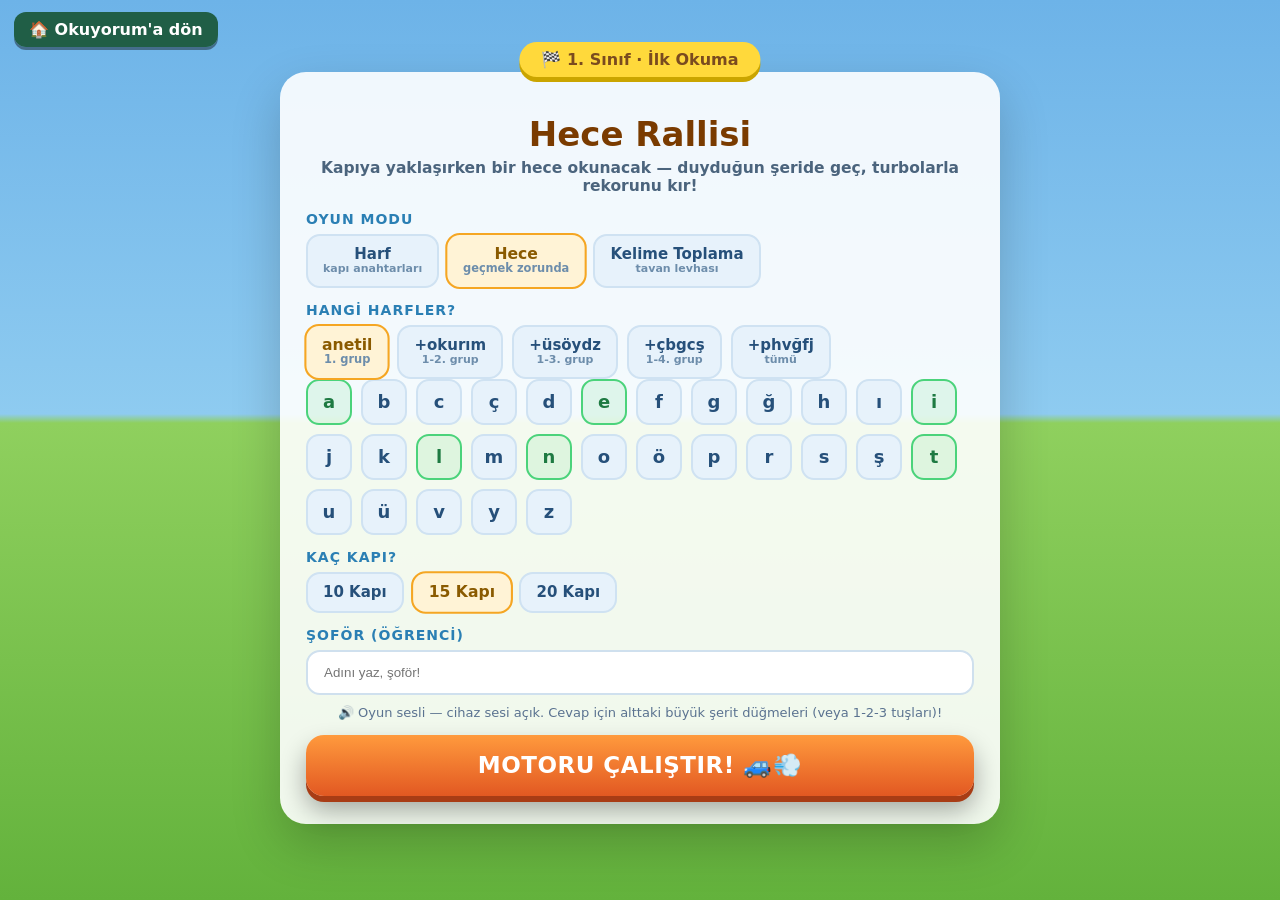
<file: oyunlar/hece-rallisi/index.html>
<!DOCTYPE html>
<html lang="tr">
<head>
<meta charset="UTF-8">
<meta name="viewport" content="width=device-width, initial-scale=1.0">
<title>Hece Rallisi — Hece Parkı</title>
<link rel="stylesheet" href="../../assets/font.css">
<style>
  /* ================= Hece Rallisi · SVG grafikli tek dosya ================= */
  *{margin:0;padding:0;box-sizing:border-box;-webkit-tap-highlight-color:transparent}
  html,body{height:100%}
  body{font-family:var(--dik-temel,'Comic Sans MS','Trebuchet MS',sans-serif);color:#233;background:#87ceeb;user-select:none;overflow:hidden}
  button{font-family:inherit;color:inherit}
  a{text-decoration:none}

  .geri{position:fixed;top:12px;left:14px;z-index:80;color:#fff;background:#14512ddd;border-radius:12px;
    padding:8px 15px;font-weight:700;box-shadow:0 3px 0 #0006}
  .geri:hover{background:#1e6a43ee}

  .ekran{display:none;position:fixed;inset:0;z-index:10;overflow:auto}
  .ekran.gorunur{display:flex}

  /* ============ KURULUM ============ */
  #ekran-kurulum{align-items:flex-start;justify-content:center;padding:26px 14px 60px;
    background:linear-gradient(180deg,#6db3e8 0%,#8ecbf0 46%,#8fd05e 47%,#63b23c 100%)}
  .kart{width:min(720px,100%);background:#ffffffe6;border-radius:26px;padding:24px 26px 28px;
    box-shadow:0 20px 50px #0003;margin-top:46px;position:relative}
  .kart .rosette{position:absolute;top:-30px;left:50%;transform:translateX(-50%);background:#ffd93b;
    border-radius:999px;padding:8px 22px;font-weight:800;color:#7a4b1f;box-shadow:0 5px 0 #caa500}
  .kart h1{font-size:34px;text-align:center;color:#7a3b00;margin-top:18px}
  .alt-bas{text-align:center;color:#4b647d;margin:5px 0 16px;font-weight:600;font-size:15.5px}
  .bolum{font-size:14px;font-weight:800;color:#2a7fb4;letter-spacing:1px;margin:14px 0 7px}
  .pil-sira{display:flex;flex-wrap:wrap;gap:9px}
  .pil{background:#e7f2fb;border:2px solid #cfe2f2;border-radius:14px;padding:10px 15px;cursor:pointer;
    font-weight:800;font-size:15px;color:#26507a;transition:.15s;line-height:1.15}
  .pil small{display:block;font-weight:600;font-size:11px;color:#6d8dab}
  .pil.secili{border-color:#f5a623;background:#fff3d6;color:#8a5a00;transform:scale(1.04)}
  .harf-cip{width:46px;height:46px;border-radius:13px;background:#e7f2fb;border:2px solid #cfe2f2;
    font-size:18px;font-weight:800;display:flex;align-items:center;justify-content:center;cursor:pointer;color:#26507a;transition:.12s}
  .harf-cip.secili{background:#4bd37b22;border-color:#4bd37b;color:#1e7a42;font-weight:800}
  .isim-gir{width:100%;padding:13px 16px;border-radius:14px;border:2px solid #cfe0ee;background:#fff;font:700 16px/1.2 inherit;outline:none}
  .isim-gir:focus{border-color:#f5a623}
  .not-uyari{color:#c0392b;font-size:13px;margin-top:6px;display:none;font-weight:600}
  .ses-notu{color:#5a7290;text-align:center;font-size:13px;margin-top:10px}
  .basla{display:block;width:100%;margin-top:15px;padding:17px;border:none;border-radius:18px;cursor:pointer;
    font-size:23px;font-weight:800;color:#fff;letter-spacing:.5px;
    background:linear-gradient(180deg,#ff9a3d,#e25822);box-shadow:0 6px 0 #a83c15, 0 14px 26px #0005;transition:.12s}
  .basla:active{transform:translateY(4px);box-shadow:0 2px 0 #a83c15}

  /* ============ OYUN ============ */
  #ekran-oyun{flex-direction:column}
  .ust-bar{position:relative;z-index:70;display:flex;align-items:center;gap:10px;padding:10px 14px;flex-wrap:wrap;font-weight:800;color:#fff}
  .kutu{background:#13293dcc;border-radius:12px;padding:6px 14px;white-space:nowrap;box-shadow:0 3px 0 #0005}
  .vurgu{color:#ffd93b}
  #kutu-sure{min-width:104px;text-align:center;font-variant-numeric:tabular-nums}

  .sahne{position:relative;flex:1;display:flex;flex-direction:column;overflow:hidden}

  /* ---- manzara (gök + daglar + degirmen…) ---- */
  #gok-blok{position:relative;flex:1;overflow:hidden;
    background:linear-gradient(180deg,#5fa8dd 0%,#9ed4f2 40%,#c2e6f8 55%,#dcf3ff 70%)}
  .gunes{position:absolute;top:26px;right:8%;width:86px;height:86px;border-radius:50%;
    background:radial-gradient(circle at 38% 36%, #fff9c8, #ffd93b 62%, #ffb300);box-shadow:0 0 40px #ffd93b99;
    animation:gunes-nefes 5s ease-in-out infinite}
  @keyframes gunes-nefes{0%,100%{transform:scale(1)}50%{transform:scale(1.06)}}
  .bulut{position:absolute;background:#fff;border-radius:60px;opacity:.92;animation:yuru linear infinite}
  .bulut::before,.bulut::after{content:"";position:absolute;background:#fff;border-radius:50%}
  .bulut.b1{width:120px;height:42px;top:34px;left:-160px;animation-duration:64s}
  .bulut.b1::before{width:58px;height:58px;top:-26px;left:20px}
  .bulut.b1::after{width:42px;height:42px;top:-16px;left:66px}
  .bulut.b2{width:86px;height:30px;top:96px;left:-120px;animation-duration:88s;transform:scale(.85)}
  .bulut.b2::before{width:42px;height:42px;top:-18px;left:14px}
  .bulut.b2::after{width:30px;height:30px;top:-10px;left:48px}
  @keyframes yuru{to{transform:translateX(calc(100vw + 200px))}}
  .dalga-daglas{position:absolute;left:0;right:0;height:120px;bottom:26%}
  .yesil-alan{position:absolute;left:0;right:0;bottom:0;height:30%;
    background:linear-gradient(180deg,#8bc34a 0%,#7cb342 45%,#659c34 100%)}
  .agac-svg{position:absolute;bottom:24.5%}
  .agac-svg.t1{left:3.5%}
  .agac-svg.t2{right:4%;transform:scale(.88)}
  .agac-svg.t3{left:9.5%;transform:scale(.62)}
  .cicek{position:absolute;bottom:26.5%;font-size:20px}
  .yesiklar{position:absolute;bottom:29%;left:0;right:0;height:16px;
    background:repeating-linear-gradient(90deg,#689f36 0 3px,#00000000 3px 11px);opacity:.5;
    clip-path:polygon(0 100%,100% 100%,96% 0,90% 20%,86% 0,80% 35%,76% 0,70% 18%,66% 0,60% 30%,56% 0,50% 22%,46% 0,40% 28%,36% 0,30% 18%,26% 0,20% 35%,16% 0,10% 20%,6% 0,3% 40%)}

  /* ---- yol ---- */
  .yol-alani{position:absolute;left:50%;transform:translateX(-50%);bottom:0;width:min(100vw,1180px);height:74%}
  .yol-yuzey{position:absolute;inset:0;
    clip-path:polygon(40.5% 0, 59.5% 0, 100% 100%, 0 100%);
    background:linear-gradient(180deg,#cf9e56 1%,#bd8c46 30%,#a87839 62%,#966a30 100%)}
  .yol-yuzey::before{ /* toprak dokusu */
    content:"";position:absolute;inset:0;
    background:
      radial-gradient(ellipse 90px 5px at 24% 30%, #00000014 99%, #0000),
      radial-gradient(ellipse 120px 6px at 68% 44%, #00000012 99%, #0000),
      radial-gradient(ellipse 100px 5px at 40% 62%, #00000014 99%, #0000),
      radial-gradient(ellipse 140px 7px at 80% 80%, #00000010 99%, #0000);
  }
  .cizgi{position:absolute;top:0;bottom:0;background:repeating-linear-gradient(180deg,#fff8e1 0 24px,#fff0 24px 50px);
    background-size:100% 50px;pointer-events:none}
  .cizgi.c1{clip-path:polygon(47% 0,47.6% 0,34% 100%,32.2% 100%);animation:cizgi-ak .5s linear infinite}
  .cizgi.c2{clip-path:polygon(52.4% 0,53% 0,67.8% 100%,66% 100%);animation:cizgi-ak .5s linear infinite}
  .kenar-cizgi{position:absolute;top:0;bottom:0;background:#ffffff38}
  .kenar-cizgi.k1{clip-path:polygon(40.5% 0,41.2% 0,0% 100%,0% 100%)}
  .kenar-cizgi.k2{clip-path:polygon(58.8% 0,59.5% 0,100% 100%,100% 100%)}
  @keyframes cizgi-ak{to{background-position:0 50px}}
  .tas{position:absolute;border-radius:50%;background:radial-gradient(circle at 35% 30%,#e8e4da,#b7ab9c 70%);
    box-shadow:inset 0 -3px 5px #0004;animation:tasa linear infinite;pointer-events:none}
  @keyframes tasa{from{transform:translateY(-40px) scale(.32)}to{transform:translateY(56vh) scale(1.05)}}
  .yol-alani.turbo .cizgi{animation-duration:.22s}
  .yol-alani.turbo .tas{animation-duration:.7s}
  .yol-alani.durdu .cizgi,.yol-alani.durdu .tas{animation-play-state:paused}

  /* ---- kapı örtüsü ---- */
  #kapi-ust{position:absolute;left:50%;transform:translateX(-50%);width:min(94vw,820px);bottom:70%;z-index:40;display:flex;justify-content:center}
  .kapi-dirigi{position:absolute;left:-20px;right:-20px;top:-14px;bottom:-54px;
    display:flex;justify-content:space-between;pointer-events:none}
  .kapi-dirigi i{width:15px;height:100%;background:linear-gradient(90deg,#8a5a2b,#a87944 40%,#6b451f);border-radius:7px;box-shadow:0 4px 8px #0004}
  #kapilar{display:flex;gap:16px;justify-content:center;width:100%}
  .kapi{position:relative;min-width:0;flex:1;max-width:190px;min-height:126px;border:none;border-radius:16px 16px 6px 6px;cursor:pointer;
    display:flex;align-items:center;justify-content:center;padding:30px 4px 20px;
    font-size:clamp(23px,5vw,33px);font-weight:800;color:#fff;letter-spacing:2px;
    background:
      linear-gradient(180deg,#a87944 0 8px,#0000 8px),
      linear-gradient(180deg,#96603a 0 18px,#8a5a2b 18px 24px,#6b451f 100%);
    box-shadow:0 8px 0 #3f2a12, inset 0 6px 14px #ffffff2b;
    transition:transform .2s, filter .2s;text-shadow:0 3px 0 #00000055}
  .kapi::before,.kapi::after{content:"";position:absolute;top:-6px;width:6px;height:16px;background:#7a4b1f;border-radius:3px}
  .kapi::before{left:18%}.kapi::after{right:18%}
  .kapi .no{position:absolute;top:6px;left:50%;transform:translateX(-50%);font-size:10.5px;font-weight:800;opacity:.75;color:#ffe9c8;letter-spacing:1px}
  .kapi:active{transform:scale(.95)}
  .kapi.altin{
    background:linear-gradient(180deg,#ffdf7e 0 8px,#0000 8px),
               linear-gradient(180deg,#ffb200 0 18px,#ffc23b 18px 24px,#d98a00 100%);
    box-shadow:0 8px 0 #8c5c00, inset 0 6px 14px #ffffff66, 0 0 26px #ffd93b55}
  .kapi.acik{transform:translateY(-9px) scale(1.06);filter:brightness(1.3)}
  .kapi.acik .onay{position:absolute;bottom:8px;left:50%;transform:translateX(-50%);font-size:22px;color:#b8f4cf;text-shadow:0 2px 4px #0a5}
  .kapi.sallan{animation:salla-k .45s}
  @keyframes salla-k{0%,100%{margin-left:0}20%{margin-left:-8px}40%{margin-left:8px}60%{margin-left:-5px}80%{margin-left:5px}}

  /* ---- arabalar ---- */
  #araba-yer{position:absolute;left:0;right:0;bottom:14px;height:130px;z-index:50;pointer-events:none}
  .otoraraba{position:absolute;left:50%;transform:translateX(-50%);width:132px;transition:left .32s cubic-bezier(.45,.1,.3,1.35)}
  .otoraraba.sok{animation:randan-k .42s}
  @keyframes randan-k{0%,100%{transform:translateX(-50%) rotate(0)}25%{transform:translateX(-50%) rotate(-9deg)}75%{transform:translateX(-50%) rotate(9deg)}}
  .hayalet{position:absolute;width:74px;opacity:.5;transform:translateX(-50%);filter:blur(.3px);transition:top .5s linear;pointer-events:none}
  .hayalet .etiket{position:absolute;top:-4px;left:50%;transform:translateX(-50%);font-size:10px;font-weight:800;color:#fff;
    background:#13293dcc;padding:2px 7px;border-radius:8px;white-space:nowrap}

  .kirinti,.toz,.saman{position:absolute;pointer-events:none;z-index:60}
  .toz{width:12px;height:12px;border-radius:50%;background:radial-gradient(circle at 40% 35%, #f0e4cf, #c4b39a 75%)}
  .saman{width:13px;height:12px;border-radius:3px;background:linear-gradient(90deg,#e6c565,#c9a447);box-shadow:0 2px 3px #0003}

  .hiz-cizgi{position:fixed;height:4px;border-radius:3px;background:linear-gradient(90deg,#ffffff00,#ffffffcc,#ffffff00);z-index:65;pointer-events:none}

  /* ---- balon & serit düğmeleri ---- */
  .alt-alan{position:relative;z-index:70;display:flex;flex-direction:column;align-items:center;gap:9px;padding:0 12px 12px;
    background:linear-gradient(180deg,#00000000,#123a2f99)}
  #balon{background:#fff;color:#1c2b4a;border-radius:18px;padding:10px 16px;display:flex;align-items:center;gap:10px;
    box-shadow:0 6px 0 #0004;font-weight:700;font-size:16px;max-width:min(94vw,560px);text-align:center}
  .uyari-modu{color:#c0392b}
  .ses-buton{width:40px;height:40px;border-radius:50%;border:none;cursor:pointer;font-size:20px;background:#ffd93b;
    box-shadow:0 3px 0 #caa500;flex:none;line-height:1;display:flex;align-items:center;justify-content:center}
  .ses-buton:active{transform:translateY(2px)}
  .ses-buton.dance{animation:dans .8s ease-in-out infinite}
  @keyframes dans{0%,100%{transform:scale(1)}50%{transform:scale(1.16)}}
  #seritler{display:flex;gap:10px;justify-content:center;width:min(96vw,900px)}
  .serit-btn{position:relative;flex:1;max-width:238px;min-height:72px;border:none;border-radius:20px;cursor:pointer;
    font-size:clamp(22px,5vw,30px);font-weight:800;color:#fff;letter-spacing:2px;text-shadow:0 3px 0 #00000040;
    background:radial-gradient(circle at 50% 18%, #5f92d9, #35599b 70%, #2b4a83);
    box-shadow:0 7px 0 #1f3c69, inset 0 5px 10px #ffffff2b, 0 10px 18px #0006;
    border-bottom:4px solid #16233f;transition:transform .12s}
  .serit-btn small{display:block;font-size:10.5px;font-weight:800;opacity:.6;margin-top:-1px;letter-spacing:2px}
  .serit-btn:active{transform:translateY(4px);box-shadow:0 3px 0 #1f3c69}
  .serit-btn.altin{background:radial-gradient(circle at 50% 18%, #ffd93b, #ffb200 68%, #d98a00);
    box-shadow:0 7px 0 #a56700, inset 0 5px 10px #ffffff66, 0 0 26px #ffd93b44}
  .serit-btn.acik{filter:brightness(1.28)}
  .serit-btn.sallan{animation:salla-k .45s}

  #nitro-banner{position:absolute;top:18%;left:50%;transform:translateX(-50%) scale(0);z-index:90;pointer-events:none;
    font-size:clamp(28px,6.5vw,46px);font-weight:800;color:#ffd93b;text-shadow:0 4px 0 #b45309,0 0 30px #ffd93b;transition:transform .25s}
  #nitro-banner.goster{transform:translateX(-50%) scale(1)}

  /* tavan levhası (kelime kipi) */
  #tavan-lehva{position:absolute;left:50%;bottom:100%;transform:translateX(-50%);display:flex;gap:4px;flex-wrap:wrap;justify-content:center;margin-bottom:6px;max-width:260px}
  .lehva-hece{font-size:15px;font-weight:800;padding:2px 8px;border-radius:8px;background:#ffd93b;color:#5a3d00;box-shadow:0 2px 0 #caa500}
  .lehva-hece.hazir{opacity:.35}
  #kelime-cubuk{position:absolute;top:6px;left:50%;transform:translateX(-50%);z-index:70;font-weight:800;color:#fff;
    font-size:14px;background:#13293dcc;border-radius:999px;padding:5px 14px;max-width:94vw;white-space:nowrap;overflow:hidden;text-overflow:ellipsis}

  /* ============ SONUÇ ============ */
  #ekran-sonuc{align-items:center;justify-content:center;padding:22px;
    background:linear-gradient(180deg,#6db3e8,#8ecbf0 45%,#8fd05e 55%,#63b23c)}
  .sonuc-karti{width:min(660px,100%);max-height:92vh;overflow:auto;background:#fffdf9;border-radius:24px;
    padding:26px;text-align:center;box-shadow:0 24px 70px #0004;position:relative}
  .sonuc-karti h2{font-size:30px;color:#7a3b00}
  .medal-yazi{color:#6a7890;font-size:16px;margin:4px 0 8px;font-weight:600}
  .buyuk-sure{font-size:52px;font-weight:800;color:#e25822;font-variant-numeric:tabular-nums;line-height:1.1}
  .yeni-rekor{display:none;font-size:23px;font-weight:800;color:#fff;background:linear-gradient(90deg,#7d3ff0,#a86bff);
    border-radius:14px;padding:8px 20px;margin:12px auto;box-shadow:0 4px 0 #43239a}
  .yeni-rekor.goster{display:inline-block}
  .bolumler{display:grid;grid-template-columns:1fr 1fr;gap:14px;margin:16px 0;text-align:left}
  @media (max-width:600px){.bolumler{grid-template-columns:1fr}}
  .panel{background:#f0f5fd;border-radius:16px;padding:14px}
  .panel h3{font-size:16px;color:#345;margin-bottom:8px}
  .kayit-listesi{font-size:14.5px;color:#445}
  .kayit-listesi div{display:flex;justify-content:space-between;padding:3px 0}
  .okuma-listesi{display:flex;flex-wrap:wrap;gap:6px;font-size:15px;font-weight:800}
  .okuma-cip{background:#fff;border-radius:10px;padding:4px 10px;box-shadow:0 2px 0 #0002;border-bottom:3px solid #4bd37b}
  .okuma-cip.hatali{border-bottom-color:#ff5f6d}
  .sonuc-butonlar{display:flex;gap:10px;flex-wrap:wrap;justify-content:center;margin-top:8px}
  .son-buton{padding:14px 22px;border:none;border-radius:16px;cursor:pointer;font-weight:800;font-size:16px;color:#fff;
    box-shadow:0 5px 0 #0003;transition:.1s}
  .son-buton:active{transform:translateY(3px);box-shadow:0 2px 0 #0003}
  .b-tekrar{background:linear-gradient(180deg,#ff9a3d,#e25822)}
  .b-sirdaki{background:linear-gradient(180deg,#7d3ff0,#5a2ec9)}
  .b-ana{background:linear-gradient(180deg,#456,#324)}
</style>
</head>
<body>

<a class="geri" href="../../uygulama/index.html">🏠 Okuyorum'a dön</a>

<!-- ====== SVG TANIMLAR ====== -->
<svg width="0" height="0" style="position:absolute">
  <defs>
    <radialGradient id="lastikG" cx="40%" cy="35%" r="70%">
      <stop offset="0%" stop-color="#4a4a52"/><stop offset="60%" stop-color="#26262b"/><stop offset="100%" stop-color="#111"/>
    </radialGradient>
    <linearGradient id="govdeG" x1="0" y1="0" x2="0" y2="1">
      <stop offset="0%" stop-color="#f05545"/><stop offset="55%" stop-color="#d43a2b"/><stop offset="100%" stop-color="#9e2518"/>
    </linearGradient>
    <linearGradient id="govdeMavi" x1="0" y1="0" x2="0" y2="1">
      <stop offset="0%" stop-color="#79b1e8"/><stop offset="55%" stop-color="#5489c4"/><stop offset="100%" stop-color="#33598c"/>
    </linearGradient>
    <linearGradient id="camlarG" x1="0" y1="0" x2="0" y2="1">
      <stop offset="0%" stop-color="#9fd0ff"/><stop offset="100%" stop-color="#3d63a8"/>
    </linearGradient>

    <!-- Tekerlek (jant + lastik) -->
    <g id="teker">
      <circle r="15" fill="url(#lastikG)"/>
      <circle r="9" fill="#c9d2dc"/>
      <g stroke="#6d757e" stroke-width="2.6" stroke-linecap="round">
        <line x1="-6" y1="0" x2="6" y2="0"/>
        <line x1="0" y1="-6" x2="0" y2="6"/>
        <line x1="-4.2" y1="-4.2" x2="4.2" y2="4.2"/>
        <line x1="-4.2" y1="4.2" x2="4.2" y2="-4.2"/>
      </g>
      <circle r="3" fill="#88919a"/>
    </g>

    <!-- Ralli arabası: arkadan görünüm -->
    <g id="ralli-car">
      <!-- gölge -->
      <ellipse cx="60" cy="92" rx="52" ry="8" fill="#00000030"/>
      <!-- difransiyel koltuk: spoiler -->
      <rect x="20" y="6" width="80" height="10" rx="5" fill="#7a1d12"/>
      <rect x="26" y="14" width="8" height="10" fill="#5f150c"/>
      <rect x="86" y="14" width="8" height="10" fill="#5f150c"/>
      <!-- gövde -->
      <path d="M14,34 Q16,20 36,18 h48 q20,2 22,16 l3,26 q1,10 -9,10 H20 q-10,0 -9,-10 z" fill="url(#govdeG)"/>
      <!-- arka cam -->
      <rect x="30" y="24" width="60" height="20" rx="9" fill="url(#camlarG)"/>
      <rect x="34" y="28" width="52" height="5" rx="2.5" fill="#ffffff40"/>
      <!-- numara rozeti -->
      <circle cx="60" cy="58" r="11.5" fill="#fff8e1" stroke="#7a1d12" stroke-width="2.5"/>
      <text x="60" y="63" text-anchor="middle" font-size="14" font-weight="800" fill="#7a1d12" font-family="Comic Sans MS, sans-serif">1</text>
      <!-- stop lambaları -->
      <rect x="18" y="52" width="12" height="9" rx="3" fill="#ffc23b" stroke="#9e2518"/>
      <rect x="90" y="52" width="12" height="9" rx="3" fill="#ffc23b" stroke="#9e2518"/>
      <!-- tampon -->
      <rect x="16" y="66" width="88" height="10" rx="5" fill="#8f2318"/>
      <!-- kalın lastikler -->
      <g class="teker-sol"><circle cx="26" cy="78" r="16" fill="url(#lastikG)"/><circle cx="26" cy="78" r="9.5" fill="#c9d2dc"/>
        <g stroke="#6d757e" stroke-width="2.8" stroke-linecap="round"><line x1="19.5" y1="78" x2="32.5" y2="78"/><line x1="26" y1="71.5" x2="26" y2="84.5"/><line x1="21" y1="73" x2="31" y2="83"/><line x1="31" y1="73" x2="21" y2="83"/></g></g>
      <g class="teker-sag"><circle cx="94" cy="78" r="16" fill="url(#lastikG)"/><circle cx="94" cy="78" r="9.5" fill="#c9d2dc"/>
        <g stroke="#6d757e" stroke-width="2.8" stroke-linecap="round"><line x1="87.5" y1="78" x2="100.5" y2="78"/><line x1="94" y1="71.5" x2="94" y2="84.5"/><line x1="89" y1="73" x2="99" y2="83"/><line x1="99" y1="73" x2="89" y2="83"/></g></g>
    </g>

    <!-- Ağaç: çam -->
    <g id="cam-agac">
      <rect x="26" y="58" width="8" height="26" rx="3" fill="#7a4b1f"/>
      <path d="M30,4 L48,34 H12 Z" fill="#2e7d32"/>
      <path d="M30,16 L52,46 H8 Z" fill="#388e3c"/>
      <path d="M30,30 L56,60 H4 Z" fill="#43a047"/>
    </g>
    <!-- Ağaç: yapraklı -->
    <g id="yaprak-agac">
      <rect x="28" y="52" width="9" height="32" rx="4" fill="#8d5a2b"/>
      <circle cx="32" cy="30" r="24" fill="#43a047"/>
      <circle cx="20" cy="40" r="16" fill="#388e3c"/>
      <circle cx="44" cy="40" r="15" fill="#4caf50"/>
      <circle cx="26" cy="22" r="12" fill="#66bb6a"/>
    </g>
  </defs>
</svg>

<!-- ============ KURULUM ============ -->
<div id="ekran-kurulum" class="ekran gorunur">
  <div class="kart">
    <div class="rosette">🏁 1. Sınıf · İlk Okuma</div>
    <h1>Hece Rallisi</h1>
    <div class="alt-bas">Kapıya yaklaşırken bir hece okunacak — duyduğun şeride geç, turbolarla rekorunu kır!</div>

    <div class="bolum">OYUN MODU</div>
    <div class="pil-sira" id="mod-sira">
      <button class="pil" data-mod="harf">Harf<small>kapı anahtarları</small></button>
      <button class="pil secili" data-mod="hece">Hece<small>geçmek zorunda</small></button>
      <button class="pil" data-mod="kelime">Kelime Toplama<small>tavan levhası</small></button>
    </div>

    <div class="bolum">HANGİ HARFLER?</div>
    <div class="pil-sira" id="pres-sira">
      <button class="pil secili" data-pres="1" title="Resmî 1. grup: a n e t i l">anetil<small>1. grup</small></button>
      <button class="pil" data-pres="2" title="Resmî 2. grup: o k u r ı m">+okurım<small>1-2. grup</small></button>
      <button class="pil" data-pres="3" title="Resmî 3. grup: ü s ö y d z">+üsöydz<small>1-3. grup</small></button>
      <button class="pil" data-pres="4" title="Resmî 4. grup: ç b g c ş">+çbgcş<small>1-4. grup</small></button>
      <button class="pil" data-pres="5" title="Resmî 5. grup: p h v ğ f j">+phvğfj<small>tümü</small></button>
    </div>
    <div class="pil-sira" id="cip-sira"></div>
    <div class="not-uyari" id="kelime-uyari" role="status" aria-live="polite"></div>

    <div class="bolum">KAÇ KAPI?</div>
    <div class="pil-sira">
      <button class="pil" data-sayi="10">10 Kapı</button>
      <button class="pil secili" data-sayi="15">15 Kapı</button>
      <button class="pil" data-sayi="20">20 Kapı</button>
    </div>

    <div class="bolum">ŞOFÖR (ÖĞRENCİ)</div>
    <input class="isim-gir" id="isim" maxlength="16" autocomplete="off" placeholder="Adını yaz, şoför!">
    <div class="ses-notu">🔊 Oyun sesli — cihaz sesi açık. Cevap için alttaki büyük şerit düğmeleri (veya 1-2-3 tuşları)!</div>
    <button class="basla" id="basla">MOTORU ÇALIŞTIR! 🚙💨</button>
  </div>
</div>

<!-- ============ OYUN ============ -->
<div id="ekran-oyun" class="ekran">
  <div class="ust-bar">
    <div class="kutu">🧑‍🌾 <span id="hud-isim">Şoför</span></div>
    <div class="kutu" id="kutu-sure">0:00.0</div>
    <div class="kutu">🏁 <span class="vurgu" id="hud-kapi">1</span>/<span id="hud-toplam">15</span></div>
    <div class="kutu">🔥 <span class="vurgu" id="streak-yazi">Seri: 0</span></div>
  </div>

  <div class="sahne">
    <div id="kelime-cubuk" style="display:none"></div>

    <div id="gok-blok">
      <div class="gunes"></div>
      <div class="bulut b1"></div>
      <div class="bulut b2"></div>

      <!-- dağlar -->
      <svg class="dalga-daglas" viewBox="0 0 1200 120" preserveAspectRatio="none" aria-hidden="true">
        <path d="M0,120 L0,80 L120,30 L240,90 L360,44 L470,100 L560,58 L660,96 L760,50 L880,98 L980,62 L1090,102 L1200,74 L1200,120 Z" fill="#7fae8e" opacity=".55"/>
        <path d="M0,120 L60,96 L180,110 L300,72 L420,108 L540,80 L660,112 L780,84 L900,114 L1020,88 L1140,116 L1200,96 L1200,120 Z" fill="#5d8f6e" opacity=".75"/>
        <path d="M120,30 L150,44 L90,40 Z" fill="#ffffff99"/>
        <path d="M760,50 L786,62 L734,58 Z" fill="#ffffff88"/>
      </svg>

      <!-- yanı ağaçlar ve çiçekler -->
      <div class="yesil-alan"></div>
      <div class="yesiklar"></div>
      <svg class="agac-svg t1" width="64" height="88" viewBox="0 0 64 88"><use href="#yaprak-agac"/></svg>
      <svg class="agac-svg t2" width="62" height="84" viewBox="0 0 62 84"><use href="#cam-agac"/></svg>
      <svg class="agac-svg t3" width="40" height="56" viewBox="0 0 62 84"><use href="#cam-agac"/></svg>
      <span class="cicek" style="left:13%;bottom:27%">🌼</span>
      <span class="cicek" style="right:12%;bottom:28%">🌻</span>
      <span class="cicek" style="left:25%;bottom:28.4%">🌼</span>

      <div class="yol-alani" id="yol-alani">
        <div class="yol-yuzey"></div>
        <div class="kenar-cizgi k1"></div>
        <div class="kenar-cizgi k2"></div>
        <div class="cizgi c1"></div>
        <div class="cizgi c2"></div>
        <span class="tas" style="left:30%;width:12px;height:7px;animation-duration:1.9s;animation-delay:.2s"></span>
        <span class="tas" style="left:64%;width:14px;height:8px;animation-duration:1.55s;animation-delay:.9s"></span>
        <span class="tas" style="left:46%;width:10px;height:6px;animation-duration:2.2s;animation-delay:.5s"></span>
        <span class="tas" style="left:78%;width:16px;height:9px;animation-duration:1.7s;animation-delay:0s"></span>
        <span class="tas" style="left:36%;width:13px;height:7px;animation-duration:2s;animation-delay:1.3s"></span>
        <span class="tas" style="left:56%;width:11px;height:6px;animation-duration:1.8s;animation-delay:1.6s"></span>
      </div>

      <div id="kapi-ust">
        <div class="kapi-dirigi"><i></i><i></i></div>
        <div id="kapilar"></div>
      </div>

      <div class="hayalet" id="hayalet-sinif" style="left:22%;top:30%;display:none">
        <span class="etiket">sınıf rekoru</span>
        <svg width="74" height="60" viewBox="0 0 120 96" style="filter:hue-rotate(160deg)"><use href="#ralli-car"/></svg>
      </div>
      <div class="hayalet" id="hayalet-kendi" style="left:76%;top:38%;display:none">
        <span class="etiket">rekorun</span>
        <svg width="74" height="60" viewBox="0 0 120 96" style="filter:hue-rotate(240deg) opacity:.8"><use href="#ralli-car"/></svg>
      </div>

      <div id="araba-yer">
        <div id="tavan-lehva" style="display:none"></div>
        <div class="otoraraba" id="araba">
          <svg width="132" height="106" viewBox="0 0 120 96"><use href="#ralli-car"/></svg>
        </div>
      </div>

      <div id="nitro-banner">NITRO!</div>
    </div>

    <div class="alt-alan">
      <div id="balon">
        <button class="ses-buton" id="tekrar-btn" title="Tekrar dinle">🔊</button>
        <span id="balon-yazi">Motor ısınıyor...</span>
      </div>
      <div id="seritler"></div>
    </div>
  </div>
</div>

<!-- ============ SONUÇ ============ -->
<div id="ekran-sonuc" class="ekran">
  <div class="sonuc-karti">
    <h2 id="sonuc-baslik">Ralli Tamamlandı 🏁</h2>
    <div class="medal-yazi" id="sonuc-alt"></div>
    <div class="buyuk-sure" id="sonuc-sure">0:00.0</div>
    <div class="yeni-rekor" id="yeni-rekor">🏆 YENİ REKOR!</div>
    <div class="bolumler">
      <div class="panel"><h3>🏆 Rekor Panosu</h3><div class="kayit-listesi" id="pano-listesi"></div></div>
      <div class="panel"><h3>📖 Sınıfça okuyalım!</h3><div class="okuma-listesi" id="okuma-listesi"></div></div>
    </div>
    <div class="sonuc-butonlar">
      <button class="son-buton b-tekrar" id="btn-tekrar">🚙 Tekrar Yarış</button>
      <button class="son-buton b-sirdaki" id="btn-sirdaki">👤 Sıradaki Öğrenci</button>
      <a href="../../uygulama/index.html"><button class="son-buton b-ana">🏠 Okuyorum</button></a>
    </div>
  </div>
</div>

<script src="../../assets/veri.js"></script>
<script src="../../assets/fonem.js"></script>
<script src="../../assets/oyun-cekirdek.js"></script>
<script>
"use strict";
/* =========================================================
   Hece Rallisi — SVG grafikli motor
   ========================================================= */
const $  = s  => document.querySelector(s);
const $$ = s  => [...document.querySelectorAll(s)];
const rastgele = d => d[Math.floor(Math.random() * d.length)];

/* AGENTS kural 3: küçük harf esastır (yaz() çekirdekte). Ekranda harf/hece/kelime
   küçük yazılır; yalnızca "KAPI 1", "ŞERİT 2" gibi arayüz etiketleri büyük kalır. */
const OV = window.OrtakVeri;
if(!OV) throw new Error('OrtakVeri yüklenmedi: assets/veri.js bu dosyadan önce çağrılmalı.');
const TUM_HARFLER = OV.ALFABE.slice();
const SESLILAR = OV.SESLI.slice();

function sureFormat(ms){
  const s = ms / 1000;
  return `${Math.floor(s/60)}:${String(Math.floor(s%60)).padStart(2,'0')}.${Math.floor((s%1)*10)}`;
}
/* depoOku/depoYaz, seslendirme, efekt, konfeti, kalpler, kelime/hece havuzu
   → assets/oyun-cekirdek.js (iki oyunun ortak çekirdeği) */

/* ses/efekt/konfeti çekirdekte */

/* kelime/hece havuzu ve harf setleri çekirdekte (assets/oyun-cekirdek.js) */

/* ---------- durum ---------- */
const D = {
  mod:'hece', duzey:1, kapilar:15, isim:'', harfler:harfSetiKur(1),
  kapiNo:0, soru:null, soruMetni:'', cevaplandi:true, uyariVerildi:false,
  ilkDeneme:true, streak:0, items:[], sure:0, t0:0, timer:null,
  kelimeListesi:[], kelimeNo:0, heceNo:0, yuklenenler:[], dogru:0, hatali:0
};

/* ---------- kurulum ---------- */
TUM_HARFLER.forEach(h => {
  const b = document.createElement('button');
  b.className = 'harf-cip' + (D.harfler.has(h) ? ' secili' : '');
  b.textContent = yaz(h);
  b.dataset.h = h;
  b.onclick = () => {
    if(D.harfler.has(h)){ if(D.harfler.size <= 3) return; D.harfler.delete(h); }
    else D.harfler.add(h);
    D.duzey = 0;
    $$('#pres-sira .pil').forEach(p => p.classList.remove('secili'));
    b.classList.toggle('secili', D.harfler.has(h));
    kelimeKontrol();
  };
  $('#cip-sira').appendChild(b);
});
$('#pres-sira').onclick = e => {
  const b = e.target.closest('.pil'); if(!b) return;
  D.duzey = +b.dataset.pres;
  $$('#pres-sira .pil').forEach(p => p.classList.toggle('secili', p === b));
  D.harfler = harfSetiKur(D.duzey);
  $$('.harf-cip').forEach(c => c.classList.toggle('secili', D.harfler.has(c.dataset.h)));
  kelimeKontrol();
};
$('#mod-sira').onclick = e => {
  const b = e.target.closest('.pil'); if(!b) return;
  D.mod = b.dataset.mod;
  $$('#mod-sira .pil').forEach(p => p.classList.toggle('secili', p === b));
  kelimeKontrol();
};
$$('.pil[data-sayi]').forEach(b => b.onclick = () => {
  D.kapilar = +b.dataset.sayi;
  $$('.pil[data-sayi]').forEach(p => p.classList.toggle('secili', p === b));
});
function kelimeKontrol(){
  const adet = kelimeFiltre(D.harfler).length;
  const heceAdet = heceHavuzu(D.harfler).filter(s => s.length <= 3).length;
  const kutu = $('#kelime-uyari');
  let engel = '';
  if(D.mod === 'kelime' && adet < 4){
    engel = `⚠️ Bu harflerle ${adet} kelime bulundu (en az 4 gerekli) — biraz daha harf seç.`;
  }else if(D.mod === 'hece' && heceAdet < 3){
    engel = `⚠️ Bu harflerle ${heceAdet} hece bulundu (en az 3 gerekli) — biraz daha harf seç.`;
  }
  kutu.style.display = engel ? 'block' : 'none';
  kutu.textContent = engel;
  const kapali = !!engel;
  $('#basla').disabled = kapali;
  $('#basla').style.opacity = kapali ? .5 : 1;
}
kelimeKontrol();
$('#basla').onclick = () => {
  if($('#basla').disabled) return;
  D.isim = $('#isim').value.trim() || 'Şoför';
  depoYaz('ralli_isim', D.isim);
  oyunuHazirla();
};
$('#isim').value = depoOku('ralli_isim', '');

/* ---------- oyun ---------- */
function oyunuHazirla(){
  D.kapiNo = 0; D.streak = 0; D.items = []; D.dogru = 0; D.hatali = 0;
  D.yuklenenler = []; D.kelimeNo = 0; D.heceNo = 0; D.ilkDeneme = true;
  $('#hud-isim').textContent = D.isim;
  $('#hud-toplam').textContent = D.kapilar;
  $('#streak-yazi').textContent = 'Seri: 0';
  $('#kelime-cubuk').style.display = 'none';
  $('#tavan-lehva').style.display = 'none';
  if(D.mod === 'kelime') D.kelimeListesi = kelimelerKur();
  ekranDegistir('oyun');
  hayaletleriKur();
  D.t0 = performance.now();
  clearInterval(D.timer);
  D.timer = setInterval(saatAdim, 120);
  soruGoster();
}
function kelimelerKur(){
  const havuz = kelimeFiltre(D.harfler);
  const liste = []; let toplam = 0, guven = 0;
  while(toplam < D.kapilar && guven < 300){ guven++; const [w, s] = rastgele(havuz); liste.push({kelime:w, heceler:s}); toplam += s.length; }
  return liste;
}
function saatAdim(){
  D.sure = performance.now() - D.t0;
  $('#kutu-sure').textContent = sureFormat(D.sure);
  hayaletleriIlerlet();
  if(!D.cevaplandi && !D.uyariVerildi && performance.now() - D.soruBas > 8000){
    D.uyariVerildi = true;
    $('#balon-yazi').innerHTML = '<span class="uyari-modu">Şoför durdu! Yeniden dinle ve şeride geç — saat işliyor!</span>';
    $('#tekrar-btn').classList.add('dance');
    $('#yol-alani').classList.add('durdu');
    soruyuDuyur();
  }
}
function hayaletleriKur(){
  const kayitlar = depoOku('ralliRekorlar', []);
  const sinifBest = kayitlar.length ? Math.min(...kayitlar.map(k => k.sure)) : null;
  const kisiK = kayitlar.filter(x => x.isim.toLowerCase() === D.isim.toLowerCase());
  const kendiBest = kisiK.length ? Math.min(...kisiK.map(k => k.sure)) : null;
  [['hayalet-sinif', sinifBest], ['hayalet-kendi', kendiBest]].forEach(([id, best]) => {
    const el = $('#' + id);
    if(best){ el.dataset.hedefMS = best; el.style.display = 'block'; } else el.style.display = 'none';
  });
}
function hayaletleriIlerlet(){
  ['#hayalet-sinif', '#hayalet-kendi'].forEach(sel => {
    const el = $(sel);
    if(el.style.display === 'none' || !el.dataset.hedefMS) return;
    const pct = ((performance.now() - D.t0) / (+el.dataset.hedefMS)) * 66;
    el.style.top = Math.min(66, pct) + '%';
  });
}

function soruGoster(){
  D.cevaplandi = false; D.uyariVerildi = false; D.ilkDeneme = true;
  D.soruBas = performance.now();
  $('#yol-alani').classList.remove('durdu');
  $('#yol-alani').classList.remove('turbo');
  $('#araba').classList.remove('sok');
  $('#araba').style.left = '50%';
  const altin = (D.kapiNo + 1) % 5 === 0;
  let soru;
  if(D.mod === 'kelime'){
    const kel = D.kelimeListesi[D.kelimeNo];
    D.soruMetni = kel.kelime;
    soru = kelimeKapiSorusu(kel, altin);
  }else{
    soru = D.mod === 'harf' ? harfSorusu(altin) : heceSorusu(altin);
    D.soruMetni = soru.metin;
  }
  /* Savunma: havuz boşsa oyunu kilitlemek yerine kuruluma dön. */
  if(!soru || !soru.metin){ ekranDegistir('kurulum'); kelimeKontrol(); return; }
  D.soru = soru;
  $('#hud-kapi').textContent = D.kapiNo + 1;
  if(D.mod === 'kelime'){
    const kel = D.kelimeListesi[D.kelimeNo];
    $('#tavan-lehva').style.display = 'flex';
    $('#tavan-lehva').innerHTML = kel.heceler.map((hz, i) =>
      `<span class="lehva-hece ${i < D.heceNo ? '' : 'hazir'}">${i < D.heceNo ? yaz(hz) : '?'}</span>`).join('');
    $('#kelime-cubuk').style.display = 'block';
    $('#kelime-cubuk').textContent = '🚚 Yüklenen kargolar: ' + (D.yuklenenler.length ? D.yuklenenler.map(yaz).join(' · ') : '—');
  }else{
    $('#tavan-lehva').style.display = 'none';
    $('#kelime-cubuk').style.display = 'none';
  }

  $('#balon-yazi').innerHTML = D.mod === 'kelime'
    ? '🛰️ Kelimeyi dinle ve hecelerini tavan levhasına sırayla yükle!'
    : '🎧 Kapıya yaklaş! Duyduğun şeridin düğmesine bas!';
  $('#tekrar-btn').classList.remove('dance');
  kapilariKur(soru.secenekler, altin);
  soruyuDuyur();
}

/* Harf modunda harf ADI değil sesin kendisi duyurulur (AGENTS kural 8).
   Sessiz harf sentezlenir; ünlüde TTS zaten harfin sesini söyler. */
function soruyuDuyur(){
  if(D.mod === 'harf' && window.Fonem && window.Fonem.sentez(D.soruMetni)) return;
  soyle(D.soruMetni);
}

function harfSorusu(altin){
  const dizi = [...D.harfler];
  const hedef = rastgele(dizi);
  const kalan = dizi.filter(x => x !== hedef);
  const k2 = benzerHarf(hedef, kalan);
  const k3 = benzerHarf(k2, kalan.filter(x => x !== k2));
  const sec = [...new Set([hedef, k2, k3])];
  while(sec.length < 3){ const x = kalan.find(v => !sec.includes(v)); if(!x) break; sec.push(x); }
  return { metin:hedef, secenekler:sec };
}
function heceSorusu(altin){
  const havuz = heceHavuzu(D.harfler).filter(s => s.length <= 3);
  if(!havuz.length) return { metin:'', secenekler:[] };
  const hedef = rastgele(havuz);
  const ters = hedef.split('').reverse().join('');
  let k2 = null;
  if(altin && ters !== hedef && havuz.indexOf(ters) > -1) k2 = ters;
  if(!k2){
    const y = havuz.filter(s => s !== hedef && s.split('').some(h => hedef.indexOf(h) > -1));
    if(y.length) k2 = rastgele(y);
  }
  if(!k2) k2 = havuz.filter(s => s !== hedef)[0] || hedef;
  const kalan = havuz.filter(s => s !== hedef && s !== k2);
  const k3 = kalan.length ? rastgele(kalan) : k2;
  return { metin:hedef, secenekler:[...new Set([hedef, k2, k3])] };
}
function kelimeKapiSorusu(kel, altin){
  const heceler = kel.heceler;
  const hedef = heceler[D.heceNo];
  const ters = hedef.split('').reverse().join('');
  const havuz = heceHavuzu(D.harfler).filter(s => s !== hedef);
  let k2 = null;
  if(altin && ters !== hedef) k2 = ters;
  if(!k2) k2 = heceler.find((hz, i) => i !== D.heceNo && hz !== hedef) || null;
  if(!k2) k2 = havuz[0] || hedef;
  const kalan = havuz.filter(s => s !== k2);
  const k3 = kalan.length ? rastgele(kalan) : k2;
  return { metin:hedef, secenekler:[...new Set([hedef, k2, k3])] };
}

function kapilariKur(secenekler, altin){
  const alan = $('#kapilar'); alan.innerHTML = '';
  const serit = $('#seritler'); serit.innerHTML = '';
  const yerler = ['24%','50%','76%'];
  secenekler.forEach((metin, i) => {
    const b = document.createElement('button');
    b.className = 'kapi' + (altin ? ' altin' : '');
    b.innerHTML = `<span class="no">KAPI ${i+1}</span><span>${yaz(metin)}</span><span class="onay" style="display:none">✓</span>`;
    b.dataset.x = yerler[i] || '50%';
    b.dataset.metin = metin;
    b.onclick = () => cevapVer(b);
    alan.appendChild(b);
    const s = document.createElement('button');
    s.className = 'serit-btn' + (altin ? ' altin' : '');
    s.innerHTML = `${yaz(metin)}<small>ŞERİT ${i+1}</small>`;
    s.dataset.metin = metin;
    s.dataset.x = yerler[i] || '50%';
    s.onclick = () => cevapVer(s);
    serit.appendChild(s);
  });
}

function cevapVer(btn){
  if(D.cevaplandi) return;
  D.cevaplandi = true;
  const araba = $('#araba');
  araba.style.left = btn.dataset.x;
  if(btn.dataset.metin === D.soru.metin){
    D.streak++; D.dogru++;
    $('#streak-yazi').textContent = 'Seri: ' + D.streak;
    D.items.push({ metin:D.soruMetni, ilkDeneme:D.ilkDeneme });
    btn.classList.add('acik');
    if(btn.parentElement.id === 'kapilar'){
      const onay = btn.querySelector('.onay');
      if(onay){ onay.style.display = 'block'; }
    }
    efekt('dogru'); efekt('turbo');
    tozSac(btn.dataset.x);
    hizCizgileri();
    $('#yol-alani').classList.add('turbo');
    $('#yol-alani').classList.remove('durdu');
    if(D.streak >= 3) nitroGoster(D.streak >= 6 ? 'SÜPER NITRO! 🔥🔥' : 'NITRO! 🔥');
    if(D.mod === 'kelime'){
      const kel = D.kelimeListesi[D.kelimeNo];
      D.heceNo++;
      D.heceNo <= kel.heceler.length && lehvayaYaz(kel.heceler[D.heceNo - 1]);
      if(D.heceNo >= kel.heceler.length){ D.yuklenenler.push(kel.kelime); D.kelimeNo++; D.heceNo = 0; kalpler($('#gok-blok'), 5); }
    }
    setTimeout(sonrakiKapi, 1000);
  }else{
    D.streak = 0; D.hatali++; D.ilkDeneme = false;
    $('#streak-yazi').textContent = 'Seri: 0';
    btn.classList.add('sallan');
    $('#araba').classList.add('sok');
    efekt('yanlis');
    samanPatla(btn.dataset.x);
    $('#balon-yazi').innerHTML = '💥 Saman balyasına çarptın! Yanlış şerit — tekrar dinle!';
    setTimeout(() => {
      btn.classList.remove('sallan');
      $('#araba').classList.remove('sok');
      $('#araba').style.left = '50%';
      D.cevaplandi = false; D.soruBas = performance.now();
      soruyuDuyur();
    }, 800);
  }
}

function arabaKonumu(x){
  const alan = $('#araba-yer').getBoundingClientRect();
  return alan.left + (alan.width * parseFloat(x) / 100);
}
function tozSac(x){
  const yer = $('#araba-yer');
  for(let i = 0; i < 8; i++){
    const t = document.createElement('div'); t.className = 'toz';
    t.style.left = (arabaKonumu(x) - 46 + Math.random()*92) + 'px';
    t.style.bottom = (6 + Math.random()*10) + 'px';
    yer.appendChild(t);
    t.animate([
      { transform:'translate(0,0) scale(1)', opacity:.95 },
      { transform:`translate(${(Math.random()-.5)*100}px, -${16 + Math.random()*30}px) scale(1.5)`, opacity:0 }
    ], { duration:560 + Math.random()*260, easing:'ease-out' }).onfinish = () => t.remove();
  }
}
function samanPatla(x){
  const yer = $('#araba-yer');
  for(let i = 0; i < 12; i++){
    const t = document.createElement('div'); t.className = 'saman';
    t.style.left = arabaKonumu(x) + 'px'; t.style.bottom = '30px';
    yer.appendChild(t);
    t.animate([
      { transform:'translate(0,0) rotate(0) scale(1)', opacity:1 },
      { transform:`translate(${(Math.random()-.5)*140}px, -${34 + Math.random()*80}px) rotate(${Math.random()*720-360}deg) scale(.75)`, opacity:0 }
    ], { duration:660 + Math.random()*400, easing:'cubic-bezier(.2,.7,.4,1)' }).onfinish = () => t.remove();
  }
}
function hizCizgileri(){
  for(let i = 0; i < 6; i++){
    const l = document.createElement('div'); l.className = 'hiz-cizgi';
    const b = $('#gok-blok').getBoundingClientRect();
    l.style.left = (b.left + Math.random()*b.width) + 'px';
    l.style.top = (b.top + b.height*.25 + Math.random()*b.height*.6) + 'px';
    l.style.width = (50 + Math.random()*90) + 'px';
    document.body.appendChild(l);
    l.animate([
      { transform:'translateX(0)', opacity:.9 },
      { transform:`translateX(${-b.width*.4}px)`, opacity:0 }
    ], { duration:420 + Math.random()*260, easing:'ease-out' }).onfinish = () => l.remove();
  }
}
function lehvayaYaz(hz){
  const bos = $$('#tavan-lehva .lehva-hece').find(s => s.classList.contains('hazir'));
  if(bos){ bos.textContent = yaz(hz); bos.classList.remove('hazir'); }
}
function nitroGoster(y){
  const n = $('#nitro-banner'); n.textContent = y; n.classList.add('goster');
  setTimeout(() => n.classList.remove('goster'), 1100);
}
function sonrakiKapi(){
  D.kapiNo++;
  if(D.kapiNo >= D.kapilar){ oyunBitti(); return; }
  soruGoster();
}

/* ---------- bitiş ---------- */
function oyunBitti(){
  clearInterval(D.timer);
  const sure = Math.round(performance.now() - D.t0);
  const kayitlar = depoOku('ralliRekorlar', []);
  const once = kayitlar.filter(k => k.isim.toLowerCase() === D.isim.toLowerCase());
  const onceBest = once.length ? Math.min(...once.map(k => k.sure)) : null;
  const yeniMu = onceBest === null || sure < onceBest;
  kayitlar.push({ isim:D.isim, sure, mod:D.mod, kapi:D.kapilar });
  kayitlar.sort((a, b) => a.sure - b.sure);
  depoYaz('ralliRekorlar', kayitlar.slice(0, 20));
  $('#sonuc-sure').textContent = sureFormat(sure);
  $('#yeni-rekor').classList.toggle('goster', yeniMu);
  if(yeniMu){ konfeti(130); kalpler($('#ekran-sonuc'), 10); }
  const madalya = ['🥇','🥈','🥉'];
  $('#pano-listesi').innerHTML = kayitlar.slice(0, 5).map((k, i) =>
    `<div><span>${madalya[i] || (i+1)+'.'} ${k.isim}</span><span>${sureFormat(k.sure)} · ${modAd(k.mod)}</span></div>`).join('') || '<div>İlk kayıt senin!</div>';
  $('#okuma-listesi').innerHTML = D.items.map(x =>
    `<span class="okuma-cip ${x.ilkDeneme ? '' : 'hatali'}">${yaz(x.metin)}</span>`).join('');
  const ilk = D.items.filter(x => x.ilkDeneme).length;
  $('#sonuc-alt').textContent = `${D.isim} · ${D.kapilar} kapı · ${ilk} kapıyı ilk denemede`;
  ekranDegistir('sonuc');
}
function modAd(m){ return m === 'harf' ? 'Harf' : m === 'kelime' ? 'Kelime' : 'Hece'; }

function ekranDegistir(ad){
  $$('.ekran').forEach(e => e.classList.remove('gorunur'));
  $('#ekran-' + ad).classList.add('gorunur');
}
$('#tekrar-btn').onclick = () => { efekt('tık'); soruyuDuyur(); };
$('#btn-tekrar').onclick = () => oyunuHazirla();
$('#btn-sirdaki').onclick = () => {
  ekranDegistir('kurulum');
  $('#isim').value = ''; $('#isim').focus();
};
addEventListener('keydown', e => {
  if(!$('#ekran-oyun').classList.contains('gorunur')) return;
  if(/^1$|^2$|^3$/.test(e.key)){
    const btn = $$('#seritler .serit-btn')[+e.key - 1];
    if(btn && !D.cevaplandi) btn.click();
  }
});
window.__D = D;
</script>
</body>
</html>
</file>
<file: assets/font.css>
/* TTKB Dik Temel Abece — yerel kurulum için.
   Telif: Prof. Namık Kemal Sarıkavak / TTKB. Bu dosya fontu DAĞITMAZ;
   yalnızca kullanıcının cihazında kurulu fontu `local()` ile seçer.
   Font kurulu değilse sistem sans-serif fontuna düşer. */
@font-face{
  font-family:"TTKB Dik Temel Abece";
  src:local("TTKB Dik Temel Abece Body"),local("TTKB Dik Temel Abece");
  font-weight:400;
  font-style:normal;
  font-display:swap;
}
@font-face{
  font-family:"TTKB Dik Temel Abece";
  src:local("TTKB Dik Temel Abece"),local("TTKB Dik Temel Abece Bold");
  font-weight:600 900;
  font-style:normal;
  font-display:swap;
}
:root{
  --dik-temel:"TTKB Dik Temel Abece","Segoe UI",system-ui,-apple-system,"Noto Sans",sans-serif;
}
</file>
<file: uygulama/css/stil.css>
/* Okuyorum — modern yumuşak arayüz
   Yazı tipi: ../assets/font.css içindeki yerel TTKB tanımı kullanılır. */
:root{
  /* renk tokenleri */
  --vurgu:#0d9488;             /* modern teal */
  --vurgu2:#0ea5a3;
  --metin:#1f2d38;             /* derin mavi-antrasit */
  --metinSoluk:#546b7a;
  --yanlis:#ef4444;
  --dogru:#22c55e;
  --uyari:#f59e0b;
  --kart:#ffffff;
  --cam:rgba(255,255,255,.72); /* cam yüzeyler */
  --camKoyu:rgba(255,255,255,.86);
  --cizgi:rgba(31,45,56,.08);
  /* yumuşak, katmanlı gölgeler — eski "0 Npx 0" blok gölgelerin yerini alır */
  --yumu:0 2px 4px rgba(15,45,60,.06), 0 8px 20px rgba(15,45,60,.10);
  --yumuBuyuk:0 4px 8px rgba(15,45,60,.08), 0 18px 40px rgba(15,45,60,.14);
  --yumuDokunma:0 1px 2px rgba(15,45,60,.10), 0 3px 8px rgba(15,45,60,.12);
  /* gölge için eski ad korunur (JS/kod referansları) — artık yumuşak */
  --gölge:var(--yumu);
  --butonlar:#fef08a;
  /* yarıçap ölçeği */
  --rKucuk:14px; --rOrta:20px; --rBuyuk:28px;
  /* grup vurguları */
  --gokyuzu1:#7ec8f2; --gokyuzu2:#b8e4fb; --cayır:#7cb342; --cayır2:#9ccc65;
}
*{box-sizing:border-box; -webkit-tap-highlight-color:transparent;}
html,body{height:100%; margin:0;}
body{
  font-family:var(--dik-temel,"TTKB Dik Temel Abece","Segoe UI",Verdana,sans-serif);
  color:var(--metin);
  /* şeker-tonlu gökyüzü: daha canlı mavi, güneş ışıltısı ve ince bokeh noktaları */
  background:
    radial-gradient(46% 30% at 87% 0%, rgba(255,229,120,.55) 0%, rgba(255,229,120,0) 62%),
    radial-gradient(30% 20% at 8% 12%, rgba(255,182,193,.30) 0%, rgba(255,182,193,0) 65%),
    radial-gradient(rgba(255,255,255,.38) 2.6px, transparent 3px) 0 64px/38px 38px,
    radial-gradient(rgba(255,255,255,.26) 1.8px, transparent 2.4px) 19px 23px/52px 52px,
    linear-gradient(180deg,#67c7f3 0%,#8adcf9 24%,#b3e7fd 48%,#daf4ff 72%,#eefbf5 100%);
  background-attachment:fixed;
  user-select:none;
  overflow-x:hidden;
}
#hata{position:fixed;top:0;left:0;background:#dc2626;color:#fff;font-size:12px;padding:2px 8px;z-index:99;display:none;max-width:100%;}

/* ---------- Üst bar: camsı yüzey ---------- */
#ustbar{
  display:flex;align-items:center;gap:10px;
  padding:10px 16px;position:relative;z-index:5;
  background:linear-gradient(180deg,rgba(255,255,255,.55),rgba(255,255,255,.25));
  backdrop-filter:blur(10px); -webkit-backdrop-filter:blur(10px);
  border-bottom:1px solid rgba(255,255,255,.6);
}
#baslik{
  flex:1;text-align:center;font-size:30px;font-weight:800;color:var(--metin);
  letter-spacing:.5px;text-shadow:0 1px 0 rgba(255,255,255,.6);
}
.uic{
  border:none;background:var(--camKoyu);color:var(--metin);
  border-radius:18px;
  font-size:24px;min-width:64px;min-height:60px;padding:0 16px;cursor:pointer;
  box-shadow:var(--yumu); font-family:inherit;
}
.uic:active{transform:translateY(2px) scale(.97);box-shadow:var(--yumuDokunma);}
#puanChip{color:#6d28d9;display:flex;align-items:center;}

/* ---------- Ana ekran ---------- */
.kartlar{
  display:grid;grid-template-columns:repeat(auto-fit,minmax(250px,1fr));
  gap:20px;padding:18px 26px;max-width:1100px;margin:0 auto;
}
.grpKart{
  background:var(--kart);border:1px solid var(--cizgi);border-radius:var(--rBuyuk);
  min-height:150px;cursor:pointer;padding:16px;
  display:flex;flex-direction:column;align-items:center;justify-content:center;gap:10px;
  box-shadow:var(--yumu); transition:.18s;
}
.grpKart:hover{transform:scale(1.03);}
.grpKart h2{margin:0;font-size:34px;}
.grpKart .harfler{font-size:20px;letter-spacing:3px;opacity:.75;}
.grpKart.tum{grid-column:1/-1;min-height:110px;}

/* Ana ekrandaki oyun bağlantıları */
.anaOyunlar{max-width:1100px;margin:0 auto 38px;padding:0 26px;}
.anaOyunBaslik{font-size:26px;margin:0 0 12px;color:var(--metin);}
.anaOyunKartlar{display:grid;grid-template-columns:repeat(auto-fit,minmax(280px,1fr));gap:16px;}
.anaOyunKart{
  display:flex;align-items:center;gap:14px;padding:18px 20px;
  background:var(--kart);border:1px solid var(--cizgi);border-radius:var(--rOrta);
  box-shadow:var(--yumu);text-decoration:none;color:var(--metin);transition:.18s;
}
.anaOyunKart:hover{transform:translateY(-4px);box-shadow:var(--yumuBuyuk);}
.anaOyunKart:active{transform:translateY(2px) scale(.99);}
.anaOyunKart:focus-visible{outline:4px solid var(--vurgu);outline-offset:3px;}
.anaOyunIkon{font-size:34px;line-height:1;flex:none;}
.anaOyunMetin{display:flex;flex-direction:column;gap:3px;min-width:0;}
.anaOyunMetin b{font-size:21px;}
.anaOyunMetin small{font-size:15px;color:var(--metinSoluk);}
.anaOyunOk{margin-left:auto;font-size:26px;color:var(--vurgu);font-weight:800;}
@media (max-width:560px){
  .anaOyunlar{padding:0 14px;}
  .anaOyunKart{padding:14px 16px;}
  .anaOyunMetin small{font-size:14px;}
}

/* ---------- Grup ekranı ---------- */
.grpBant{display:flex;gap:10px;justify-content:center;flex-wrap:wrap;padding:6px 16px;}
.grpBant button{
  border:none;border-radius:999px;padding:10px 22px;font-size:24px;font-weight:bold;
  cursor:pointer;color:#fff;box-shadow:var(--yumu);font-family:inherit;
}
.grpBant button.secili{outline:3px solid #fff;outline-offset:2px;}
.harfSandik{display:flex;gap:14px;justify-content:center;flex-wrap:wrap;padding:10px;}
.harfSandik .h{
  background:var(--kart);border:1px solid var(--cizgi);border-radius:var(--rOrta);
  min-width:88px;min-height:88px;
  font-size:34px;line-height:1.05;cursor:pointer;box-shadow:var(--yumu);
  display:flex;flex-direction:column;align-items:center;justify-content:center;font-family:inherit;padding:6px 10px;
}
.harfSandik .h small{font-size:20px;opacity:.7;}
.harfSandik .h b{font-size:32px;}
/* aşamada seçili (öğrenilen) harf kutusu — yumuşak sarı dolgu */
.harfSandik .h.seciliHarf{
  background:linear-gradient(180deg,#fefce8,#fef9c3);
  outline:3px solid var(--uyari);
  outline-offset:-1px;
}
.harfSandik .h.seciliHarf b{color:#92600a;}
/* kilitli grup kartları (yönetici kilidi) */
.grpKart.kilitli{ filter:grayscale(.8); opacity:.6; cursor:not-allowed; box-shadow:none; }
.grpBant .kilitli{ opacity:.6; filter:grayscale(.7); }
.harfSandik .h small{font-size:20px;opacity:.7;}
.etkinlikler{display:grid;grid-template-columns:repeat(auto-fit,minmax(240px,1fr));gap:18px;padding:14px 26px 30px;max-width:1100px;margin:0 auto;}
.akt{
  background:var(--kart);border-radius:var(--rBuyuk);border:1px solid var(--cizgi);cursor:pointer;
  min-height:150px;display:flex;flex-direction:column;align-items:center;justify-content:center;gap:8px;
  box-shadow:var(--yumu);transition:.18s;font-family:inherit;font-size:24px;color:var(--metin);
}
.akt:hover{transform:scale(1.03);}
.akt .ico{
  font-size:44px;line-height:1;
  display:flex;align-items:center;justify-content:center;
  width:84px;height:84px;border-radius:24px;
  background:linear-gradient(145deg,#f2f9ff,#e8f6f4);
  box-shadow:inset 0 0 0 1px rgba(15,45,60,.05);
}

/* ---------- Oyun ekranı ortak ---------- */
.oyun{display:flex;flex-direction:column;align-items:center;gap:14px;padding:8px 18px 40px;}
.bilgiCip{
  display:flex;align-items:center;gap:10px;background:var(--cam);border:1px solid rgba(255,255,255,.7);
  border-radius:999px;
  padding:10px 22px;font-size:24px;box-shadow:var(--yumu);cursor:pointer;max-width:760px;text-align:center;
  backdrop-filter:blur(8px); -webkit-backdrop-filter:blur(8px);
}
.sure{font-size:34px;font-weight:bold;background:var(--camKoyu);border-radius:18px;padding:4px 18px;box-shadow:var(--yumu);}
.secenekler{display:flex;gap:22px;flex-wrap:wrap;justify-content:center;max-width:1000px;}
.sec{
  background:var(--kart);border:2px solid var(--cizgi);border-radius:var(--rOrta);padding:14px 26px;
  font-size:34px;min-width:150px;min-height:96px;cursor:pointer;box-shadow:var(--yumu);font-family:inherit;color:var(--metin);
  transition:.16s;
}
.sec:active{transform:translateY(2px) scale(.98);box-shadow:var(--yumuDokunma);}
.sec.dogru{border-color:var(--dogru);background:linear-gradient(180deg,#f0fdf4,#dcfce7);box-shadow:0 0 0 4px rgba(34,197,94,.15);}
.sec.yanlis{border-color:var(--yanlis);background:linear-gradient(180deg,#fef2f2,#fee2e2);animation:sallan .4s;}
@keyframes sallan{0%,100%{transform:none}25%{transform:translateX(-10px)}75%{transform:translateX(10px)}}
.buyukyazi{font-size:60px;font-weight:bold;}
.buyukKart{
  background:var(--kart);border:1px solid var(--cizgi);border-radius:var(--rBuyuk);padding:18px 30px;box-shadow:var(--yumu);
  font-size:44px;min-width:340px;min-height:120px;display:flex;align-items:center;justify-content:center;gap:8px;
}
.gorev{
  width:76px;height:76px;border-radius:18px;background:#eff6ff;border:3px dashed #93c5fd;
  display:flex;align-items:center;justify-content:center;font-size:38px;
}
.gorev.dolu{border-style:solid;border-color:var(--dogru);background:#dcfce7;}

/* ---------- Balonlar ---------- */
.balon{
  position:absolute;border-radius:50%;display:flex;align-items:center;justify-content:center;
  font-size:30px;color:#263238;cursor:pointer;
  box-shadow:inset -8px -12px 22px rgba(255,255,255,.45), var(--yumuDokunma);
  animation:ucmak linear infinite; user-select:none;
}
.balanShake,.yrun{animation:sallan .4s !important;}
@keyframes ucmak{from{transform:translateY(104vh)}to{transform:translateY(-55vh)}}
.balonOldu{animation:patlak .45s forwards !important;}
@keyframes patlak{to{transform:scale(1.9);opacity:0;filter:brightness(1.6);}}
#balonAlan{position:fixed;inset:70px 0 0 0;overflow:hidden;pointer-events:none;z-index:3;}
#balonAlan .balon{pointer-events:auto;}

/* ---------- Metin okuma ---------- */
.metinPanel{
  background:var(--kart);border:1px solid var(--cizgi);border-radius:var(--rBuyuk);padding:22px 34px;max-width:900px;width:95%;
  box-shadow:var(--yumu);font-size:42px;line-height:1.8;text-align:center;
}
.metinPanel .w{border-radius:10px;padding:0 4px;cursor:pointer;}
.metinPanel .w.aktif{background:#fef9c3;outline:2px solid var(--uyari);}
.w.okundu{background:linear-gradient(transparent 62%, #bbf7d0 62%);}

/* ---------- Klavye ---------- */
.klavye{display:grid;gap:8px;}
.klavye button{
  border:none;border-radius:14px;background:var(--kart);min-width:58px;min-height:64px;font-size:28px;
  cursor:pointer;box-shadow:var(--yumuDokunma);font-family:inherit;color:var(--metin);
  transition:.12s;
}
.klavye button:active{background:#e0f2f1;transform:translateY(2px);}
.klavye button.harfDolu{background:#dcfce7;}

/* ---------- Kum havuzu ---------- */
#kum-wrap{position:relative;max-width:900px;width:95%;}
#kum{background:#f5deb3;touch-action:none;border-radius:var(--rOrta);border:10px solid #e3c08b;box-shadow:var(--yumu);display:block;width:100%;}
.kumaraclar{display:flex;gap:14px;align-items:center;flex-wrap:wrap;justify-content:center;}
.renkDaire{width:52px;height:52px;border-radius:50%;border:4px solid #fff;cursor:pointer;box-shadow:var(--yumuDokunma);}

/* ---------- Halat ---------- */
#halatKutu{position:relative;width:min(92vw,880px);height:70px;}
#halat{position:absolute;top:26px;left:0;right:0;height:18px;border-radius:10px;background:repeating-linear-gradient(90deg,#a1887f 0 18px,#bcaaa4 18px 36px);}
#tugMarka{position:absolute;top:6px;width:70px;height:46px;background:var(--kart);border-radius:14px;transition:left .7s;box-shadow:var(--yumu);display:flex;align-items:center;justify-content:center;font-size:26px;}
.takimSkor{display:flex;justify-content:space-between;width:min(92vw,880px);font-size:30px;font-weight:bold;}

/* ---------- Tavşan oyunu ---------- */
#racePist{position:relative;width:min(92vw,880px);height:110px;background:rgba(255,251,235,.92);border:1px solid var(--cizgi);border-radius:50px;box-shadow:var(--yumu);overflow:hidden;}
#raceTavsan,#raceTurtle{position:absolute;bottom:8px;font-size:46px;transition:left .6s;}
#raceTavsan{z-index:2;}
#raceTurtle{font-size:42px;}

/* ---------- Yönetici paneli ---------- */
.yonet{max-width:1000px;margin:0 auto;padding:10px 20px 40px;}
.yonetKart{
  background:var(--kart);border:1px solid var(--cizgi);border-radius:var(--rBuyuk);padding:16px 20px;box-shadow:var(--yumu);
  display:flex;flex-direction:column;gap:8px;margin-top:12px;
}
.yonetKart textarea{
  width:100%;font-family:inherit;font-size:20px;line-height:1.6;border:2px solid #d8e3ea;border-radius:var(--rKucuk);
  padding:10px 14px;box-sizing:border-box;resize:vertical;background:#fafcfe;color:var(--metin);
}
.yonetKart textarea:focus{outline:3px solid #a5f3fc;outline-offset:1px;}
.kapsamTablo{display:flex;flex-direction:column;gap:6px;}
.kapsamSatir{
  display:grid;grid-template-columns:64px minmax(120px,240px) minmax(110px,auto) 1fr;gap:8px;align-items:center;
  background:#f8fafb;border:1px solid #eef2f4;border-radius:var(--rKucuk);padding:6px 10px;font-size:16px;
}
.kapsamSatir .kHarf{
  display:flex;align-items:center;justify-content:center;
  width:46px;height:46px;border-width:0;border-style:solid;border-radius:14px;
  font-size:24px;font-weight:bold;background:linear-gradient(145deg,#f2f9ff,#e8f6f4);
}
.kapsamSatir .kSet{font-weight:bold;letter-spacing:1px;color:#37474f;font-size:14px;word-break:break-word;line-height:1.5;}
.kapsamSatir .kAdet{color:var(--vurgu);font-size:15px;white-space:nowrap;}
.kapsamSatir .kListe{color:#455a64;font-size:15px;word-break:break-word;line-height:1.5;}
@media (max-width:760px){
  .kapsamSatir{grid-template-columns:54px 1fr;font-size:14px;}
  .kapsamSatir .kAdet,.kapsamSatir .kListe{grid-column:2;}
}

/* ---------- Sonuç katmanı ---------- */
.tebrik{
  position:fixed;inset:0;display:flex;flex-direction:column;align-items:center;justify-content:center;gap:16px;
  background:rgba(15,45,60,.28);backdrop-filter:blur(6px); -webkit-backdrop-filter:blur(6px);z-index:50;
}
.tebrik h2,.tebrik p{color:#fff;text-shadow:0 2px 10px rgba(15,45,60,.45);}
.tebrik .buyuk{font-size:70px;filter:drop-shadow(0 8px 24px rgba(15,45,60,.35));}
.tebrik button{border:none;border-radius:999px;background:linear-gradient(180deg,var(--vurgu2),var(--vurgu));color:#fff;font-size:28px;padding:14px 34px;cursor:pointer;box-shadow:var(--yumuBuyuk);font-family:inherit;transition:.15s;}
.tebrik .buyuk ~ button{margin-top:6px}
.tebrik button:active{transform:translateY(2px) scale(.97);}
.konfeti{position:fixed;font-size:30px;animation:confFall 2.2s forwards;z-index:60;pointer-events:none;}
@keyframes confFall{from{transform:translateY(-10vh) rotate(0)}to{transform:translateY(105vh) rotate(720deg);opacity:.2}}
.temizle{position:fixed;right:14px;bottom:14px;z-index:20;border:none;border-radius:999px;background:var(--camKoyu);font-size:20px;padding:10px 16px;cursor:pointer;box-shadow:var(--yumu);font-family:inherit;}

/* ============================================================
   HAREKET PAKETİ — dekorlar ve yumuşak dokunuş geri bildirimi
   ============================================================ */
main{position:relative;z-index:2;}
#dekor{position:fixed;inset:0;pointer-events:none;z-index:1;overflow:hidden;}
.gunes{
  position:fixed;top:20px;right:258px;font-size:46px;line-height:1;z-index:6;
  animation:gunesNefes 5s ease-in-out infinite;
  filter:drop-shadow(0 0 18px rgba(255,214,0,.5));
}
.gunes i{
  position:absolute;left:50%;top:50%;width:132px;height:132px;
  margin:-66px 0 0 -66px;border-radius:50%;
  background:repeating-conic-gradient(rgba(255,202,40,.55) 0deg 7deg, transparent 7deg 22deg);
  -webkit-mask:radial-gradient(circle, transparent 46%, #000 54%, #000 88%, transparent 96%);
  mask:radial-gradient(circle, transparent 46%, #000 54%, #000 88%, transparent 96%);
  opacity:.6;animation:gunesDonus 28s linear infinite;
}
.gunes span{position:relative;z-index:1;}
@keyframes gunesDonus{to{transform:rotate(360deg)}}
@media (max-width:680px){
  .gunes{top:72px;left:14px;right:auto;font-size:38px;}
  .gunes i{width:110px;height:110px;margin:-55px 0 0 -55px;}
}
@keyframes gunesNefes{
  0%,100%{transform:scale(1) rotate(0deg);}
  50%{transform:scale(1.1) rotate(8deg);}
}
.bulut{
  position:absolute;line-height:1;
  filter:drop-shadow(0 8px 12px rgba(30,70,90,.14));
  animation:bulutGec linear infinite;
}
.bulut.b1{top:9%;font-size:74px;animation-duration:55s;animation-delay:-12s;opacity:.92;}
.bulut.b2{top:22%;font-size:52px;animation-duration:75s;animation-delay:-40s;opacity:.75;}
.bulut.b3{top:5%; font-size:40px;animation-duration:95s;animation-delay:-65s;opacity:.6;}
.bulut.b4{top:31%;font-size:30px;animation-duration:115s;animation-delay:-82s;opacity:.5;}
@keyframes bulutGec{
  from{transform:translateX(105vw);}
  to{transform:translateX(-25vw);}
}
.kus{position:absolute;font-size:26px;line-height:1;}
.kus.k1{top:30%;animation:kusUc 19s linear infinite;}
.kus.k2{top:16%;font-size:22px;animation:kusUc 26s linear infinite;animation-delay:-8s;}
@keyframes kusUc{
  from{transform:translate(-15vw,0);}
  25%{transform:translate(20vw,-34px);}
  50%{transform:translate(50vw,10px);}
  75%{transform:translate(75vw,-26px);}
  to{transform:translate(108vw,0);}
}
.cicekler{
  position:absolute;bottom:6px;left:0;right:0;text-align:center;
  font-size:29px;letter-spacing:38px;line-height:1.1;opacity:.95;
  transform-origin:50% 100%;
  animation:cicekSallan 4.2s ease-in-out infinite;
}
@keyframes cicekSallan{
  0%,100%{transform:rotate(-2deg);}
  50%{transform:rotate(2deg);}
}
#dekor svg.tepe{
  position:absolute;bottom:0;left:0;width:100%;height:34%;
  display:block;
}
/* tepelere ağaçlar */
.agac{
  position:absolute;line-height:1;
  filter:drop-shadow(0 6px 6px rgba(20,60,20,.2));
  transform-origin:50% 92%;
  animation:agacSallan 6.5s ease-in-out infinite;
}
.agac.t1{left:7vw;bottom:12.8vh;font-size:60px;}
.agac.t2{right:19vw;bottom:10.4vh;font-size:42px;animation-delay:-3s;}
@keyframes agacSallan{
  0%,100%{transform:rotate(-2.5deg);}
  50%{transform:rotate(2.5deg);}
}
/* baloncuklar */
.balon{position:absolute;line-height:1;animation:balonUcur 7s ease-in-out infinite;}
.balon.m1{right:7vw;bottom:23vh;font-size:46px;filter:drop-shadow(0 6px 8px rgba(160,40,80,.18));}
.balon.m2{right:13vw;bottom:14.5vh;font-size:32px;opacity:.9;animation-delay:-3.4s;}
@keyframes balonUcur{
  0%,100%{transform:translateY(0) rotate(-4deg);}
  50%{transform:translateY(-36px) rotate(5deg);}
}

/* Başlık: yumuşak gradyan yazar */
#baslik{
  font-size:34px;font-weight:900;
  background:linear-gradient(90deg,#f43f5e 0%,#f59e0b 22%,#22a55e 45%,#2563eb 70%,#9333ea 100%);
  -webkit-background-clip:text;background-clip:text;
  -webkit-text-fill-color:transparent;color:transparent;
  filter:drop-shadow(0 2px 0 rgba(255,255,255,.55));
  letter-spacing:1px;
}
#baslik.pop{animation:baslikPop .55s cubic-bezier(.34,1.56,.64,1);}
@keyframes baslikPop{
  0%{transform:scale(.6) rotate(-6deg);opacity:.3;}
  60%{transform:scale(1.1) rotate(2deg);}
  100%{transform:scale(1) rotate(0);opacity:1;}
}
/* Üst düğmeler: yumuşak asansör */
.uic{transition:transform .18s cubic-bezier(.34,1.56,.64,1), box-shadow .18s, background .18s;}
.uic:hover{transform:translateY(-2px);box-shadow:var(--yumuBuyuk);}
.uic:active{transform:translateY(2px) scale(.96);}
/* Grup kartları: sıralı yumuşak girişler */
.kartlar .grpKart{
  animation:cikVeSalla .5s cubic-bezier(.34,1.56,.64,1) backwards;
  transition:transform .18s cubic-bezier(.34,1.56,.64,1), box-shadow .18s;
}
.kartlar .grpKart:nth-child(1){animation-delay:.02s;}
.kartlar .grpKart:nth-child(2){animation-delay:.08s;}
.kartlar .grpKart:nth-child(3){animation-delay:.14s;}
.kartlar .grpKart:nth-child(4){animation-delay:.20s;}
.kartlar .grpKart:nth-child(5){animation-delay:.26s;}
.kartlar .grpKart:nth-child(6){animation-delay:.32s;}
@keyframes cikVeSalla{
  0%{transform:scale(.85) translateY(24px);opacity:0;}
  70%{transform:scale(1.03) translateY(-3px);opacity:1;}
  100%{transform:scale(1) translateY(0);}
}
.grpKart:hover{transform:translateY(-6px);box-shadow:var(--yumuBuyuk);}
.grpKart:active{transform:translateY(3px) scale(.98);box-shadow:var(--yumuDokunma);}
.grpKart h2{transition:.18s;}
.grpKart:hover h2{transform:scale(1.05);}
/* Harf kutuları */
.harfSandik .h{transition:transform .18s cubic-bezier(.34,1.56,.64,1), box-shadow .18s;}
.harfSandik .h:hover{transform:translateY(-5px);box-shadow:var(--yumuBuyuk);}
.harfSandik .h:active{transform:translateY(2px) scale(.96);box-shadow:var(--yumuDokunma);}
.harfSandik .h.seciliHarf:hover{transform:translateY(-5px);}
/* Etkinlik kartları: sıralı giriş + ikon kabartısı */
.etkinlikler .akt{
  animation:cikVeSalla .5s cubic-bezier(.34,1.56,.64,1) backwards;
  transition:transform .18s cubic-bezier(.34,1.56,.64,1), box-shadow .18s;
}
.etkinlikler .akt:nth-child(1){animation-delay:.02s;}
.etkinlikler .akt:nth-child(2){animation-delay:.06s;}
.etkinlikler .akt:nth-child(3){animation-delay:.10s;}
.etkinlikler .akt:nth-child(4){animation-delay:.14s;}
.etkinlikler .akt:nth-child(5){animation-delay:.18s;}
.etkinlikler .akt:nth-child(6){animation-delay:.22s;}
.etkinlikler .akt:nth-child(7){animation-delay:.26s;}
.etkinlikler .akt:nth-child(8){animation-delay:.30s;}
.etkinlikler .akt:nth-child(9){animation-delay:.34s;}
.etkinlikler .akt:nth-child(10){animation-delay:.38s;}
.etkinlikler .akt:nth-child(11){animation-delay:.42s;}
.etkinlikler .akt:nth-child(12){animation-delay:.46s;}
.etkinlikler .akt:nth-child(13){animation-delay:.50s;}
.etkinlikler .akt:nth-child(14){animation-delay:.54s;}
.etkinlikler .akt:nth-child(15){animation-delay:.58s;}
.etkinlikler .akt:nth-child(n+16){animation-delay:.62s;}
.etkinlikler .akt:hover{transform:translateY(-6px);box-shadow:var(--yumuBuyuk);}
.etkinlikler .akt:active{transform:translateY(3px) scale(.98);box-shadow:var(--yumuDokunma);}
.akt .ico{transition:transform .22s cubic-bezier(.34,1.56,.64,1);}
.akt:hover .ico{transform:scale(1.12) translateY(-2px);}
/* Grup şeridi düğmeleri: seçili yumuşak hâle */
.grpBant button{
  transition:transform .18s cubic-bezier(.34,1.56,.64,1), box-shadow .18s;
}
.grpBant button:not(.kilitli):hover{transform:translateY(-3px);box-shadow:var(--yumuBuyuk);}
.grpBant button:not(.kilitli):active{transform:translateY(2px) scale(.96);}
.grpBant button.secili{animation:seciliHale 2.2s ease-in-out infinite;}
@keyframes seciliHale{
  0%,100%{box-shadow:var(--yumu), 0 0 0 4px rgba(255,255,255,.9), 0 0 0 7px rgba(255,255,255,.35);}
  50%{box-shadow:var(--yumu), 0 0 0 5px rgba(255,255,255,1), 0 0 0 11px rgba(255,255,255,.22);}
}
/* Cevap düğmeleri: yumuşak uçuş */
.sec{
  border-radius:var(--rOrta);
  transition:transform .18s cubic-bezier(.34,1.56,.64,1), box-shadow .18s, border-color .18s, background .18s;
}
.sec:not(.dogru):not(.yanlis):hover{transform:translateY(-4px);box-shadow:var(--yumuBuyuk);border-color:var(--uyari);}
.sec:not(.dogru):not(.yanlis):active{transform:translateY(2px) scale(.97);box-shadow:var(--yumuDokunma);}
.sec.dogru{animation:dogruZipla .5s cubic-bezier(.34,1.56,.64,1);}
@keyframes dogruZipla{
  0%{transform:scale(1);}
  50%{transform:scale(1.1);}
  100%{transform:scale(1);}
}
/* Tebrik katmanı: kart yay gibi girer */
.tebrik > *{animation:tebrikCik .55s cubic-bezier(.34,1.56,.64,1) backwards;}
.tebrik .buyuk{animation:tebrikCik .55s cubic-bezier(.34,1.56,.64,1) backwards, kutlamaZipla 1.4s ease-in-out .55s infinite;}
@keyframes tebrikCik{
  0%{transform:scale(.6);opacity:0;}
  70%{transform:scale(1.06);}
  100%{transform:scale(1);opacity:1;}
}
@keyframes kutlamaZipla{
  0%,100%{transform:translateY(0) scale(1);}
  30%{transform:translateY(-12px) rotate(-5deg);}
  60%{transform:translateY(0) scale(1.04);}
}
.bilgiCip{transition:transform .3s;}
.bilgiCip:hover{transform:scale(1.02);}
/* Puan çipi kutlama sıçraması */
#puanChip.zemp{animation:puanNabzi .6s cubic-bezier(.34,1.56,.64,1);}
@keyframes puanNabzi{
  0%{transform:scale(1);}
  40%{transform:scale(1.25) rotate(-5deg);}
  70%{transform:scale(.96);}
  100%{transform:scale(1);}
}
@media (prefers-reduced-motion: reduce){
  .bulut,.kus,.gunes,.gunes i,.agac,.balon,.cicekler,.grpKart,.akt,.tebrik > *,#baslik.pop{animation:none !important;}
}

/* ---------- Hece Treni: lokomotif + vagonlar ---------- */
.tren{
  display:flex;align-items:flex-end;justify-content:center;gap:10px;
  width:100%;min-height:130px;flex-wrap:wrap;
  transition:transform 1s cubic-bezier(.4,0,.2,1);
}
.tren.kalkiyor{transform:translateX(-64px);}
.lokomotif{
  font-size:64px;line-height:1;position:relative;z-index:1;
  filter:drop-shadow(0 4px 8px rgba(15,45,60,.18));
}
.vagon{
  min-width:92px;max-width:60vw;min-height:72px;
  background:linear-gradient(180deg,#ffffff 58%,#eef6fc 100%);
  border:2px solid #b6cfe2;border-radius:12px 12px 18px 18px;
  box-shadow:var(--yumu);
  display:flex;align-items:center;justify-content:center;
  font-size:36px;font-weight:bold;color:var(--metin);
  position:relative;padding:0 12px;line-height:1.1;
  transition:min-width .6s cubic-bezier(.34,1.56,.64,1), background .4s, border-color .4s;
}
.vagon::after{
  content:"●   ●   ●   ●";
  position:absolute;bottom:-15px;left:0;right:0;
  font-size:11px;letter-spacing:14px;color:#607d8b;text-align:center;
  white-space:nowrap;overflow:hidden;
}
.vagon.bos{
  border-style:dashed;border-color:#b0bec5;background:#fafafa;color:#b0bec5;
}
.vagon.dolu{border-color:var(--dogru);background:linear-gradient(180deg,#ffffff 58%,#dcfce7 100%);}
.vagon.dolu::after{color:#16a34a;}
/* ---------- Çarkıfelek ---------- */
.carkUyar{
  background:#fffbeb;border:2px dashed #f59e0b;border-radius:var(--rOrta);
  padding:14px 20px;font-size:20px;text-align:center;margin:10px auto;max-width:520px;
}
.carkSar{position:relative;width:360px;height:360px;margin:8px auto 4px}
.cark{
  position:absolute;inset:0;border-radius:50%;overflow:hidden;
  border:9px solid #fff;box-shadow:0 0 0 4px rgba(15,45,60,.12), var(--yumuBuyuk);
  transition:transform 3.7s cubic-bezier(.16,.72,.22,1);
  background:#b0bec5;will-change:transform;
}
.carkEtiket{
  position:absolute;top:50%;left:50%;pointer-events:none;
  font-weight:bold;color:#fff;line-height:1.05;text-align:center;
  text-shadow:0 2px 4px rgba(0,0,0,.45);max-width:96px;
  white-space:normal;word-break:break-word;
}
.carkGovdeMerkez{
  position:absolute;top:50%;left:50%;width:96px;height:96px;margin:-48px 0 0 -48px;
  border-radius:50%;background:rgba(31,45,56,.82);
}
.carkGovde{
  position:absolute;top:50%;left:50%;z-index:4;
  width:104px;height:104px;margin:-52px 0 0 -52px;border-radius:50%;
  border:5px solid #fff;background:linear-gradient(180deg,#fbbf24,#f59e0b);
  color:#fff;font-size:30px;line-height:1.05;cursor:pointer;
  box-shadow:var(--yumuBuyuk);
  transition:transform .12s;letter-spacing:.02em;
}
.carkGovde b{font-size:20px;display:block}
.carkGovde:hover{transform:scale(1.06)}
.carkGovde:active{transform:scale(.94)}
.carkGovde:disabled{cursor:wait;background:linear-gradient(180deg,#cfd8dc,#90a4ae)}
.carkIgne{
  position:absolute;top:-2px;left:50%;z-index:5;margin-left:-20px;
  width:0;height:0;border-left:20px solid transparent;border-right:20px solid transparent;
  border-top:34px solid #ef4444;filter:drop-shadow(0 3px 3px rgba(15,45,60,.3));
}
.carkSonuc{
  min-height:110px;margin:10px auto;max-width:560px;text-align:center;
  background:var(--kart);border:2px solid var(--vurgu);border-radius:var(--rBuyuk);padding:12px 18px;
  box-shadow:var(--yumu);
}
.carkSonBuyuk{
  font-size:46px;font-weight:bold;color:var(--vurgu);padding:4px 0;
  animation:dogruZipla .6s cubic-bezier(.34,1.56,.64,1);
}

/* ---------- Sesli Dikte: defter + klavye ---------- */
.dkDefter{
  max-width:640px;margin:6px auto 8px;padding:18px 22px 14px;
  border:2px solid #ffab91;border-radius:var(--rBuyuk);
  background:
    repeating-linear-gradient(0deg,#fff 0 34px,#fff 34px 36px,rgba(33,150,243,.22) 36px 39px),
    #fff;
  box-shadow:var(--yumuBuyuk);
  transition:transform .2s;
}
.dkDefter.sarsildi{animation:sallan .4s}
@keyframes sallan{
  0%,100%{transform:translateX(0)} 20%{transform:translateX(-9px)}
  40%{transform:translateX(8px)} 60%{transform:translateX(-6px)} 80%{transform:translateX(4px)}
}
.dkYazi{display:flex;gap:12px;justify-content:center;min-height:76px;flex-wrap:wrap}
.dkKutu{
  width:58px;height:76px;border-radius:12px;background:#fffdf6;
  display:flex;align-items:center;justify-content:center;
  font-size:46px;font-weight:bold;color:#0d47a1;
  border-bottom:6px solid #b0bec5;transition:all .2s;
}
.dkKutu.bos{border-bottom-style:dashed;color:transparent}
.dkKutu.bos::after{content:"?";color:rgba(13,71,161,.22)}
.dkKutu.dogru{
  border-bottom-color:var(--dogru);color:#14532d;background:#f0fdf4;
  animation:dogruZipla .5s cubic-bezier(.34,1.56,.64,1);
}
.dkKomutlar{display:flex;gap:10px;justify-content:center;flex-wrap:wrap;margin-bottom:4px}
.dkKlavye{
  display:flex;flex-wrap:wrap;gap:8px;justify-content:center;max-width:640px;margin:8px auto;
}
.dkTus{
  width:58px;height:58px;border-radius:14px;border:2px solid #dbeafe;
  background:#eff6ff;font-size:30px;font-weight:bold;color:#1d4ed8;cursor:pointer;
  box-shadow:var(--yumuDokunma);transition:transform .1s;font-family:inherit;
}
.dkTus:hover{transform:translateY(-2px)}
.dkTus:active{transform:translateY(2px);box-shadow:none}
.dkHec{
  border-bottom:3px solid var(--uyari);padding:0 6px;font-weight:bold;color:var(--vurgu);
}
/* ---------- Kaç Hece? kolay mod: hece çipleri ---------- */
.hkKolay{
  background:var(--kart);border:1px solid var(--cizgi);border-radius:var(--rBuyuk);box-shadow:var(--yumuBuyuk);
  padding:20px 26px;max-width:560px;margin:0 auto;display:flex;flex-direction:column;
  align-items:center;gap:12px;
}
.hkEmoji{font-size:64px;line-height:1}
.hkHeceler{display:flex;gap:14px;flex-wrap:wrap;justify-content:center}
.hkHec{
  background:linear-gradient(180deg,#ecfdf5,#ccfbf1);
  border:2px solid var(--vurgu);border-radius:18px;
  padding:10px 22px;font-size:44px;font-weight:bold;color:#0f766e;
  display:inline-block;animation:dogruZipla .5s cubic-bezier(.34,1.56,.64,1) backwards;
}
/* ---------- Çarkıfelek açılır katmanı ---------- */
.carkSabiti{
  position:fixed;right:14px;bottom:16px;z-index:11;
  border:none;border-radius:999px;background:var(--camKoyu);
  backdrop-filter:blur(8px); -webkit-backdrop-filter:blur(8px);
  color:var(--vurgu);font-family:inherit;font-size:18px;font-weight:bold;
  padding:10px 18px 10px 12px;cursor:pointer;
  box-shadow:var(--yumuBuyuk);
  display:flex;align-items:center;gap:8px;
  transition:transform .15s;
}
.carkSabiti b{font-size:34px;line-height:1}
.carkSabiti:hover{transform:translateY(-3px)}
.carkSabiti:active{transform:translateY(2px)}
@media (max-width:680px){
  .carkSabiti span{display:none}
  .carkSabiti{padding:10px 12px;border-radius:50%}
}
#carkOrtu{
  position:fixed;inset:0;z-index:12;display:flex;align-items:center;justify-content:center;
  background:rgba(15,35,44,.45);backdrop-filter:blur(4px); -webkit-backdrop-filter:blur(4px);
  opacity:0;transition:opacity .45s;
}
#carkOrtu.acik{opacity:1}
.carkKutu{
  position:relative;background:var(--kart);border-radius:var(--rBuyuk);padding:14px 22px 18px;
  box-shadow:0 24px 60px rgba(15,45,60,.35);
  text-align:center;transform:scale(.9);transition:transform .45s cubic-bezier(.34,1.56,.64,1);
}
#carkOrtu.acik .carkKutu{transform:scale(1)}
.carkKutuBaslig{font-size:27px;font-weight:bold;color:var(--vurgu);margin-bottom:2px}

/* birleşmiş tek vagon */
.vagon.birlesik{
  border-color:var(--uyari);border-width:2px;
  background:linear-gradient(180deg,#ffffff 50%,#fef9c3 100%);
  font-size:42px;color:#92600a;
  animation:dogruZipla .55s cubic-bezier(.34,1.56,.64,1);
}

/* ---------- Kelime Kasası ---------- */
.kasaGovde{
  background:linear-gradient(180deg,#47506b 0%,#333c52 100%);
  background-image:radial-gradient(circle at 10% 12%, rgba(255,255,255,.16) 0 6px, transparent 6px),
                   radial-gradient(circle at 90% 12%, rgba(255,255,255,.16) 0 6px, transparent 6px),
                   radial-gradient(circle at 10% 92%, rgba(255,255,255,.16) 0 6px, transparent 6px),
                   radial-gradient(circle at 90% 92%, rgba(255,255,255,.16) 0 6px, transparent 6px),
                   linear-gradient(180deg,#47506b 0%,#333c52 100%);
  border:2px solid #262e42;border-radius:var(--rBuyuk);padding:16px 26px 20px;
  box-shadow:var(--yumuBuyuk), inset 0 2px 0 rgba(255,255,255,.14);
  display:flex;align-items:center;gap:26px;flex-wrap:wrap;justify-content:center;
  transition:transform .3s, border-color .3s;
}
.kasaGovde.acik{
  border-color:var(--uyari);
  animation:dogruZipla .55s cubic-bezier(.34,1.56,.64,1);
  background-image:radial-gradient(circle at 10% 12%, rgba(255,255,255,.18) 0 6px, transparent 6px),
                   radial-gradient(circle at 90% 12%, rgba(255,255,255,.18) 0 6px, transparent 6px),
                   radial-gradient(circle at 10% 92%, rgba(255,255,255,.18) 0 6px, transparent 6px),
                   radial-gradient(circle at 90% 92%, rgba(255,255,255,.18) 0 6px, transparent 6px),
                   linear-gradient(180deg,#576179 0%,#414a61 100%);
}
.kasaGovde.alarm{animation:sallan .4s;}
.kasaLambalar,.kasaSlotlar{display:flex;gap:10px;}
.kasaLamba{
  width:22px;height:22px;border-radius:50%;
  background:#2b303c;border:2px solid rgba(255,255,255,.22);
  transition:background .3s, box-shadow .3s;
}
.kasaLamba.acik{
  background:var(--dogru);border-color:#bbf7d0;
  box-shadow:0 0 12px rgba(34,197,94,.8);
}
.kasaSlot{
  width:58px;height:74px;border-radius:14px;background:#2b303c;border:2px dashed rgba(255,255,255,.32);
  display:flex;align-items:center;justify-content:center;
  font-size:40px;font-weight:bold;color:rgba(255,255,255,.35);
}
.kasaSlot.dolu{
  color:#fff;border-style:solid;border-color:var(--uyari);background:#3b4354;
  animation:dogruZipla .4s cubic-bezier(.34,1.56,.64,1);
  box-shadow:inset 0 2px 6px rgba(0,0,0,.3);
}

/* ---------- Erişilebilirlik ---------- */
.sr-only{
  position:absolute !important;width:1px;height:1px;padding:0;margin:-1px;
  overflow:hidden;clip:rect(0,0,0,0);white-space:nowrap;border:0;
}
button:focus-visible,a:focus-visible,[role="button"]:focus-visible,.uic:focus-visible,
.grpKart:focus-visible,.akt:focus-visible,.sec:focus-visible,.bilgiCip:focus-visible{
  outline:3px solid #0b5fff;outline-offset:3px;border-radius:12px;
}
.akt.pasif{opacity:.45;filter:grayscale(.35);cursor:not-allowed;box-shadow:none}
.akt.pasif::after{content:" · sonra";font-size:12px;opacity:.8}
.ust{font-size:.55em;opacity:.55;font-weight:normal}
@media (prefers-reduced-motion: reduce){
  *,*::before,*::after{animation-duration:.001ms !important;animation-iteration-count:1 !important;
    transition-duration:.001ms !important;scroll-behavior:auto !important;}
}

/* ---------- Hafıza Kartları ---------- */
.hzIzgara{
  display:grid;grid-template-columns:repeat(4,minmax(112px,158px));gap:14px;
  justify-content:center;margin:0 auto;
}
.hzKart{position:relative;width:100%;aspect-ratio:3/4;perspective:700px;border:none;background:transparent;padding:0;cursor:pointer;min-height:96px}
.hzIc{position:absolute;inset:0;transform-style:preserve-3d;transition:transform .45s;border-radius:18px}
.hzKart.acik .hzIc,.hzKart.hzEsles .hzIc{transform:rotateY(180deg)}
.hzArka,.hzYuz{
  position:absolute;inset:0;border-radius:18px;backface-visibility:hidden;-webkit-backface-visibility:hidden;
  display:flex;flex-direction:column;align-items:center;justify-content:center;gap:2px;
  box-shadow:var(--yumu);font-family:inherit;
}
.hzArka{
  background:linear-gradient(145deg,#2dd4bf,#0d9488);
  font-size:44px;color:#fff;
  box-shadow:var(--yumu), inset 0 2px 0 rgba(255,255,255,.35);
}
.hzKart:not(.acik):not(.hzEsles):hover .hzIc{transform:translateY(-4px)}
.hzKart:focus-visible{outline:3px solid #0b5fff;outline-offset:3px;border-radius:18px}
.hzYuz{
  transform:rotateY(180deg);background:var(--kart);border:2px solid #dbe3e8;
  color:var(--metin);font-weight:bold;line-height:1.05;text-align:center;padding:6px;
}
.hzKart.hzEsles .hzYuz{
  background:linear-gradient(180deg,#f0fdf4,#dcfce7);
  border-color:var(--dogru);color:#14532d;
  box-shadow:0 0 0 4px rgba(34,197,94,.14);
}

/* --- Hafıza: iki oyuncu --- */
.hzOyuncular{display:flex;flex-wrap:wrap;gap:8px;justify-content:center;max-width:720px}
.hzOyuncular button{min-height:52px;padding:8px 16px;font-size:20px;border-radius:999px;border:2px solid #d8e3ea;background:var(--kart);cursor:pointer;font-family:inherit;color:var(--metin);box-shadow:var(--yumuDokunma);transition:.15s}
.hzOyuncular button.secili{background:linear-gradient(180deg,#fefce8,#fef3c7);border-color:var(--uyari)}
.hzOyuncular button.uic{border:2px dashed #cbd5e1;background:#fafafa}
.hzPuanlar{
  font-size:24px;display:flex;gap:22px;background:var(--cam);border:1px solid rgba(255,255,255,.7);
  padding:8px 22px;border-radius:999px;box-shadow:var(--yumu);justify-content:center;flex-wrap:wrap;
  backdrop-filter:blur(8px); -webkit-backdrop-filter:blur(8px);
}
.hzPuanlar .hzSira{
  background:linear-gradient(180deg,#ecfdf5,#ccfbf1);
  border-radius:999px;padding:0 12px;
  box-shadow:inset 0 0 0 2px var(--vurgu);
}
@media (max-width:680px){
  .hzIzgara{grid-template-columns:repeat(3,minmax(96px,132px));gap:10px}
}

/* ---------- Hece Fabrikası ---------- */
.fabrika{
  position:relative;width:min(94vw,660px);margin:0 auto;text-align:center;
  background:linear-gradient(180deg,#33506b 0%,#263b52 100%);
  border:1px solid rgba(255,255,255,.16);border-radius:var(--rBuyuk);
  padding:16px 20px 20px;color:#fff;
  box-shadow:var(--yumuBuyuk), inset 0 2px 0 rgba(255,255,255,.14);
}
.fabUst{font-size:76px;line-height:1;margin:2px 0 8px;
  filter:drop-shadow(0 4px 10px rgba(0,0,0,.28));}
.fabDisli{font-size:30px;display:inline-block;opacity:.55;margin:2px 0 8px}
.fabrika.uretici .fabDisli{opacity:1;animation:disliDon 1.2s linear infinite}
@keyframes disliDon{to{transform:rotate(360deg)}}
.fabYuvalar{display:flex;gap:12px;justify-content:center;flex-wrap:wrap;margin:4px 0 2px}
.fabYuva{
  position:relative;width:104px;height:104px;border-radius:20px;
  background:rgba(255,255,255,.08);border:2px dashed rgba(255,255,255,.38);
  display:flex;align-items:center;justify-content:center;
  font-size:42px;font-weight:bold;color:rgba(255,255,255,.5);
  transition:border-color .3s, background .3s, box-shadow .3s;
}
.fabYuva i{
  position:absolute;top:-11px;left:50%;transform:translateX(-50%);
  width:26px;height:26px;border-radius:50%;
  background:rgba(255,255,255,.26);font-size:15px;font-style:normal;line-height:26px;
}
.fabYuva.dolu{
  border-style:solid;border-color:#5eead4;color:#fff;
  background:linear-gradient(180deg,rgba(45,212,191,.30),rgba(13,148,136,.22));
  box-shadow:0 0 0 4px rgba(45,212,191,.18);
  animation:dogruZipla .45s cubic-bezier(.34,1.56,.64,1);
}
.fabSerit{
  margin:16px auto 0;height:64px;width:94%;
  background:repeating-linear-gradient(90deg,rgba(255,255,255,.17) 0 26px,rgba(255,255,255,.07) 26px 52px);
  border-radius:16px;display:flex;align-items:center;justify-content:center;overflow:hidden;
}
.fabUrun{
  font-size:40px;font-weight:bold;opacity:0;transform:translateX(46px) scale(.9);
  transition:transform .5s cubic-bezier(.34,1.56,.64,1), opacity .45s;
  white-space:nowrap;
}
.fabUrun.dolu{opacity:1;transform:none;text-shadow:0 2px 10px rgba(0,0,0,.35)}
.fabUrun .urunEmoji{margin-right:10px}
.fabParcalar{display:flex;gap:14px;flex-wrap:wrap;justify-content:center;margin-top:14px}
.fabParca{
  background:var(--kart);border:2px solid var(--cizgi);border-radius:18px;
  min-width:104px;min-height:84px;padding:6px 18px;
  font-size:42px;font-weight:bold;cursor:pointer;
  box-shadow:var(--yumu);font-family:inherit;color:var(--metin);
  transition:transform .18s cubic-bezier(.34,1.56,.64,1), box-shadow .18s, opacity .3s;
}
.fabParca:not(.alindi):hover{transform:translateY(-4px);box-shadow:var(--yumuBuyuk);border-color:var(--uyari)}
.fabParca:not(.alindi):active{transform:translateY(2px) scale(.96);box-shadow:var(--yumuDokunma)}
.fabParca.alindi{background:linear-gradient(180deg,#f0fdf4,#dcfce7);border-color:var(--dogru);opacity:.55;cursor:default}
.fabParca.sarsildi,.fabrika.alarm{animation:sallan .4s}
@media (max-width:680px){
  .fabUst{font-size:58px}
  .fabYuva{width:84px;height:88px;font-size:32px}
  .fabUrun{font-size:30px}
}

/* ---------- Ham madde seçici katmanı ---------- */
.hamOrtu{
  position:fixed;inset:0;z-index:14;display:flex;align-items:center;justify-content:center;
  background:rgba(15,35,44,.45);backdrop-filter:blur(4px); -webkit-backdrop-filter:blur(4px);
}
.hamKutu{
  background:var(--kart);border-radius:var(--rBuyuk);padding:16px 22px 18px;
  box-shadow:0 24px 60px rgba(15,45,60,.35);
  display:flex;flex-direction:column;align-items:center;gap:12px;max-width:88vw;
  animation:tebrikCik .45s cubic-bezier(.34,1.56,.64,1);
}
.hamIzgara{
  display:grid;grid-template-columns:repeat(auto-fit,minmax(120px,1fr));gap:12px;
  max-height:52vh;overflow:auto;padding:2px;
}
.hamIzgara .sec{min-height:120px;min-width:110px;display:flex;flex-direction:column;align-items:center;justify-content:center;gap:6px;padding:10px}

/* ---------- Roket Yarışı (3 kişi) ---------- */
.roketPist{
  width:min(94vw,720px);display:flex;flex-direction:column;gap:10px;
  background:rgba(255,254,245,.92);border:1px solid var(--cizgi);
  border-radius:var(--rBuyuk);box-shadow:var(--yumu);padding:14px 16px 16px;
}
.roketSerit{display:flex;align-items:center;gap:10px}
.roketAd{
  width:104px;font-size:20px;font-weight:bold;text-align:right;color:var(--metin);
  white-space:nowrap;overflow:hidden;text-overflow:ellipsis;
}
.roketYol{
  flex:1;position:relative;height:54px;border-radius:27px;
  background:linear-gradient(180deg,#eef6ff,#dcedfa);
  box-shadow:inset 0 2px 6px rgba(15,45,60,.08);
  display:flex;align-items:center;
}
.roketYildiz{
  position:absolute;top:50%;transform:translateY(-50%);
  font-size:22px;opacity:.35;
}
.roketYildiz:nth-child(1){left:14%}
.roketYildiz:nth-child(2){left:35.3%}
.roketYildiz:nth-child(3){left:56.6%}
.roketYildiz:nth-child(4){left:77.9%}
.roketSimge{
  position:absolute;top:50%;transform:translateY(-52%);
  font-size:36px;line-height:1;transition:left .7s cubic-bezier(.34,1.2,.5,1);
  filter:drop-shadow(0 3px 5px rgba(15,45,60,.25));
}

/* ---------- Sınıf puan tablosu (haftalık şampiyon) ---------- */
.puanTablo .hamKutu{align-items:stretch;}
.pbPod{display:flex;justify-content:center;align-items:flex-end;gap:16px;padding:10px 0 2px;}
.pbKolon{display:flex;flex-direction:column;align-items:center;gap:4px;max-width:180px;}
.pbAd{font-size:22px;font-weight:bold;text-align:center;max-width:150px;overflow:hidden;text-overflow:ellipsis;white-space:nowrap;}
.pbAyak{
  min-width:104px;border-radius:16px 16px 0 0;display:flex;align-items:center;justify-content:center;gap:5px;
  color:#153b2e;font-size:24px;font-weight:bold;box-shadow:var(--yumu);
  animation:pbCik .55s cubic-bezier(.34,1.56,.64,1) backwards;
}
.pbKolon:nth-child(1) .pbAyak{animation-delay:.10s;}
.pbKolon:nth-child(2) .pbAyak{animation-delay:.02s;}
.pbKolon:nth-child(3) .pbAyak{animation-delay:.18s;}
@keyframes pbCik{from{transform:translateY(30px);opacity:0}to{transform:translateY(0);opacity:1}}
.pbListe{display:flex;flex-direction:column;gap:6px;margin-top:10px;}
.pbSat{
  display:grid;grid-template-columns:32px 1fr auto 24px;align-items:center;gap:8px;
  background:#fff;border:1px solid var(--cizgi);border-radius:14px;padding:6px 14px;
  font-size:20px;box-shadow:var(--yumuDokunma);
}
.pbIsim{overflow:hidden;text-overflow:ellipsis;white-space:nowrap;}
.pbArsiv{display:flex;flex-wrap:wrap;gap:8px;margin:8px 0 2px;}
.pbArsiv .bilgiCip{cursor:default;}

/* ---------- rebuilt: uç ---- */
</file>
<file: dagitim/Okuyorum-Web/assets/font.css>
/* TTKB Dik Temel Abece — yerel kurulum için.
   Telif: Prof. Namık Kemal Sarıkavak / TTKB. Bu dosya fontu DAĞITMAZ;
   yalnızca kullanıcının cihazında kurulu fontu `local()` ile seçer.
   Font kurulu değilse sistem sans-serif fontuna düşer. */
@font-face{
  font-family:"TTKB Dik Temel Abece";
  src:local("TTKB Dik Temel Abece Body"),local("TTKB Dik Temel Abece");
  font-weight:400;
  font-style:normal;
  font-display:swap;
}
@font-face{
  font-family:"TTKB Dik Temel Abece";
  src:local("TTKB Dik Temel Abece"),local("TTKB Dik Temel Abece Bold");
  font-weight:600 900;
  font-style:normal;
  font-display:swap;
}
:root{
  --dik-temel:"TTKB Dik Temel Abece","Segoe UI",system-ui,-apple-system,"Noto Sans",sans-serif;
}
</file>
